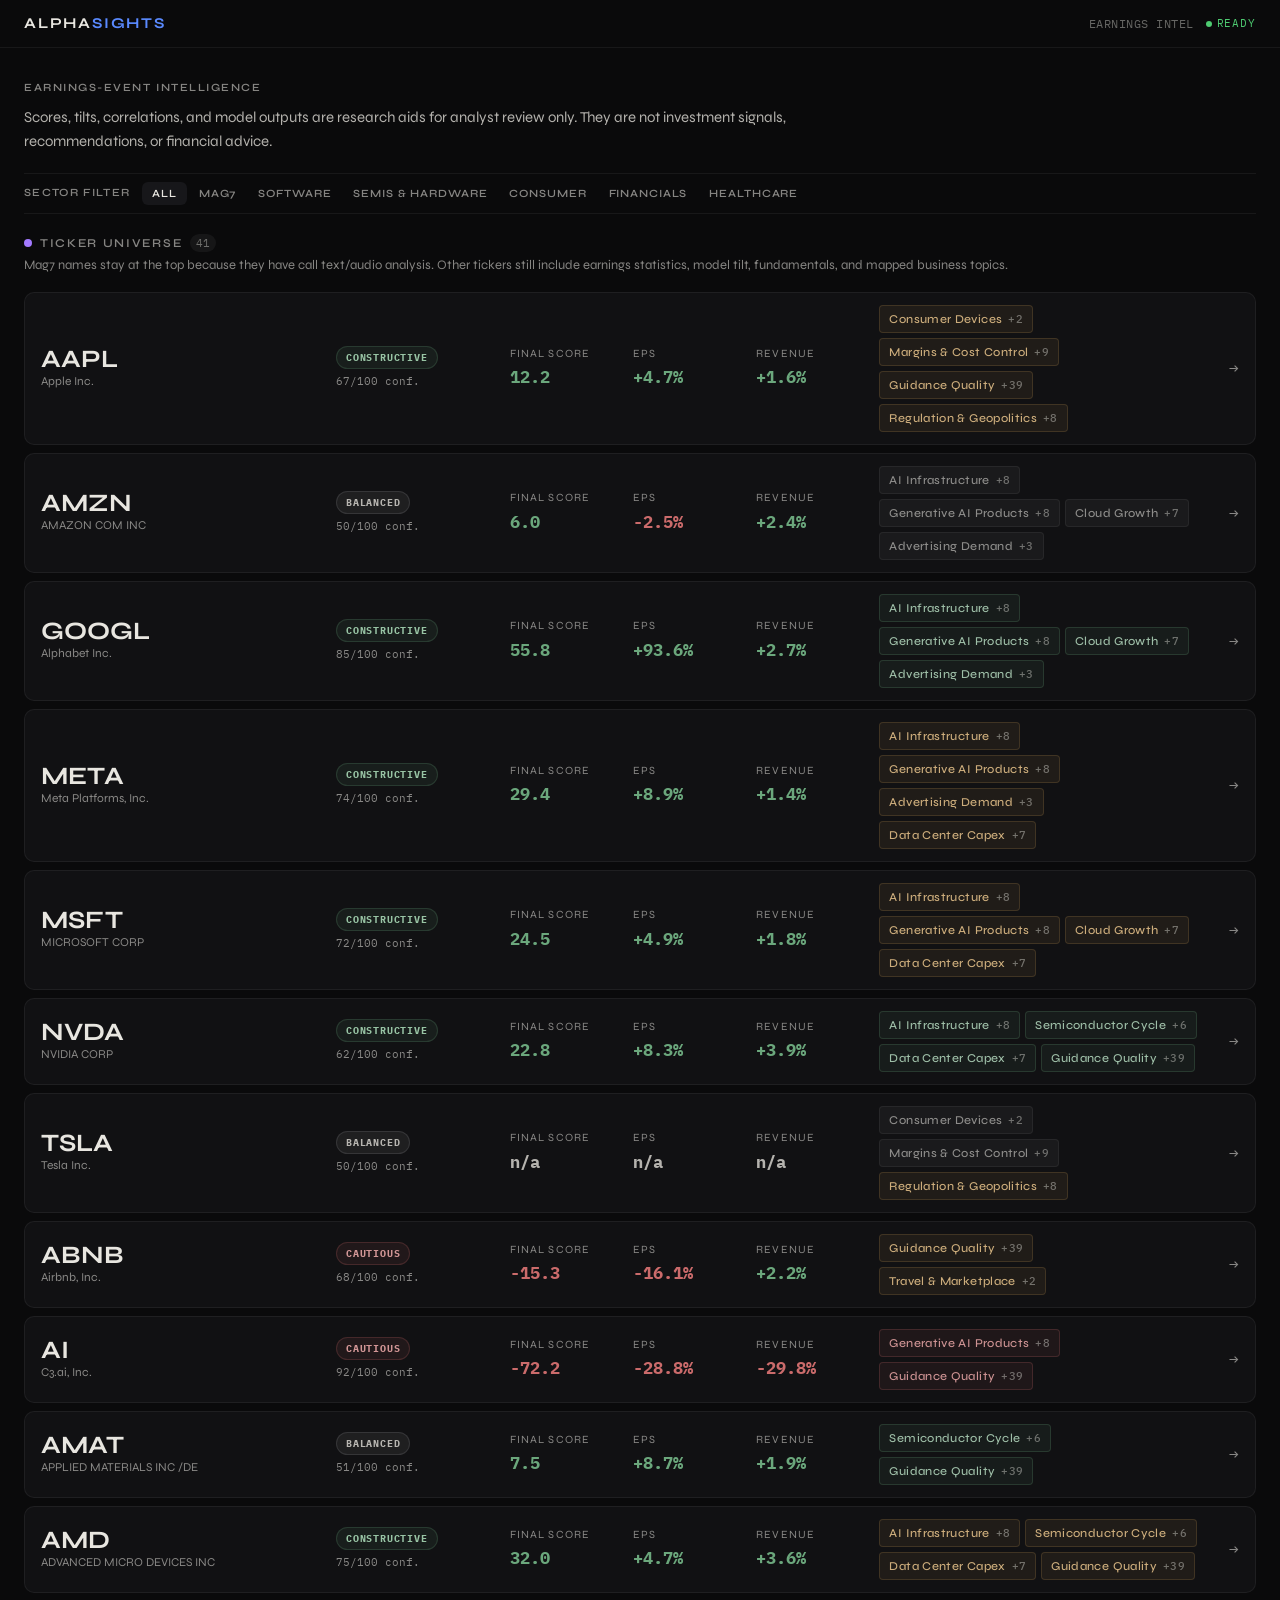
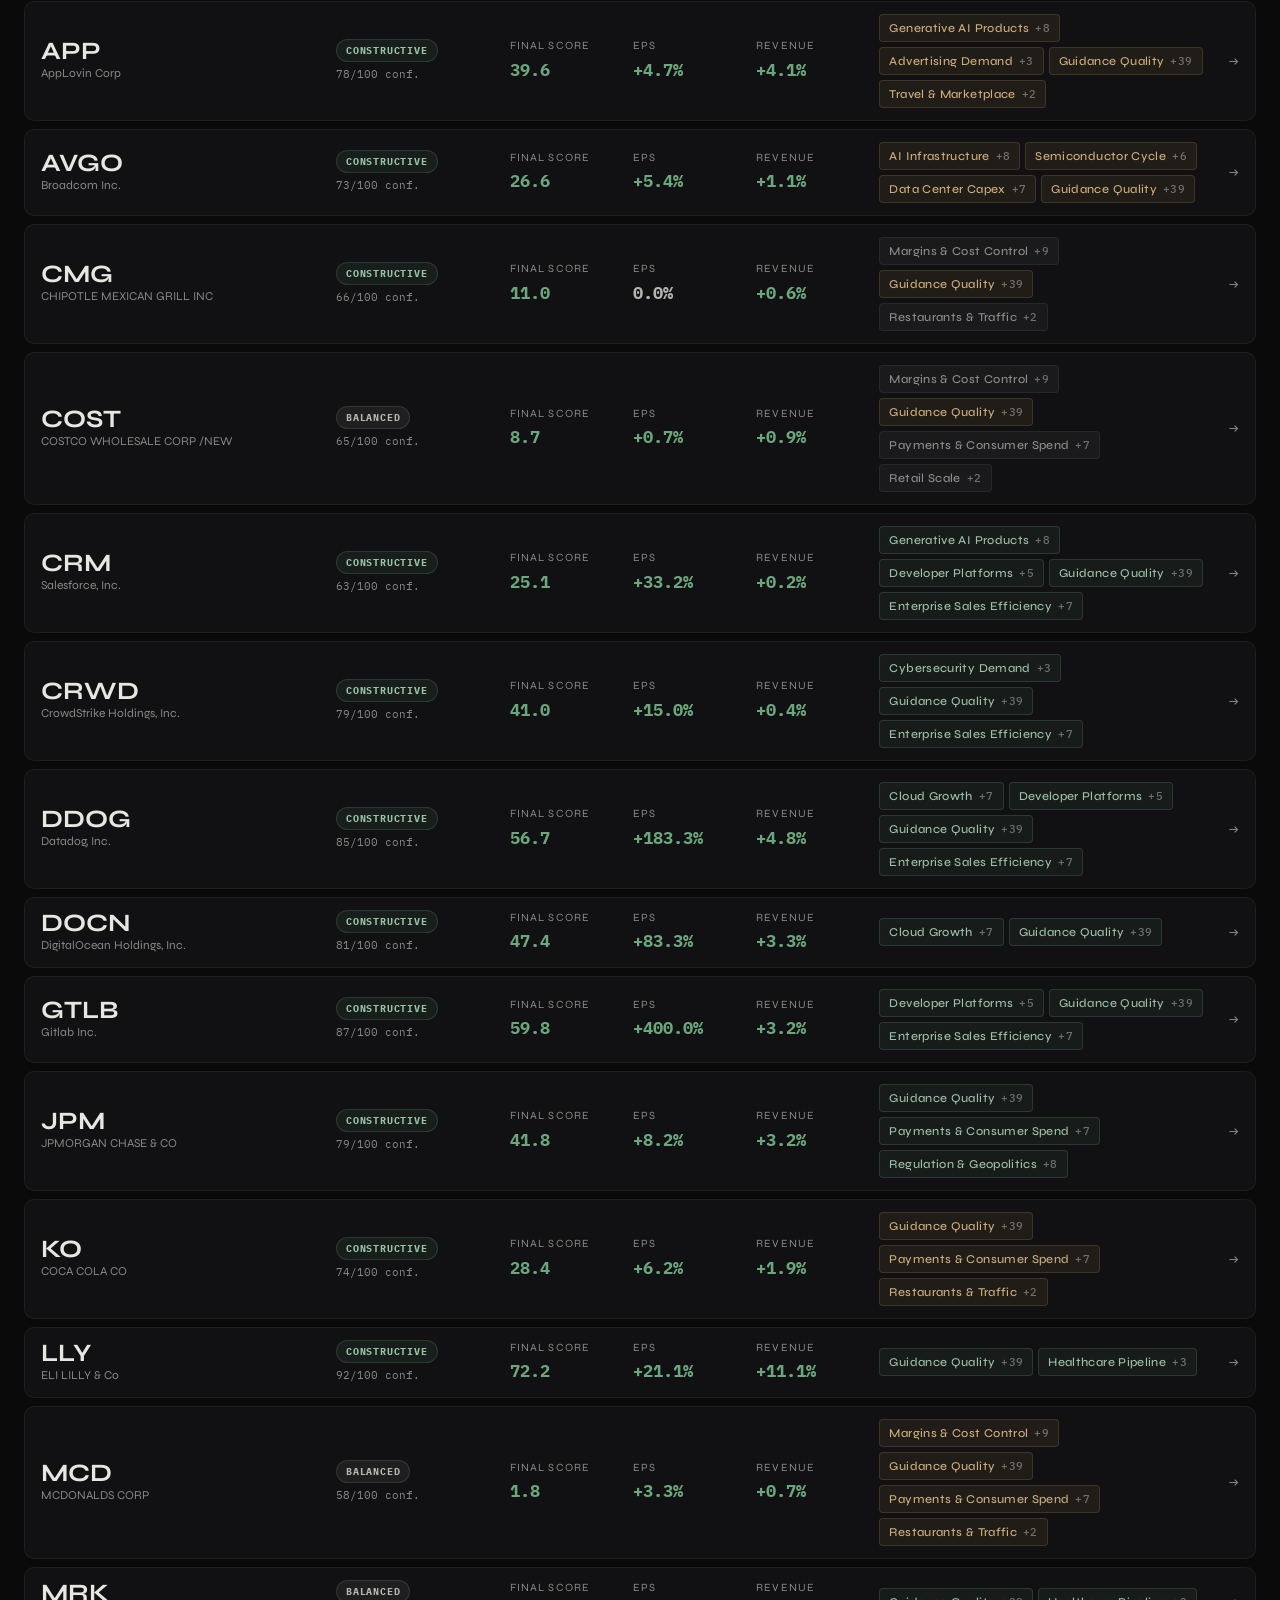
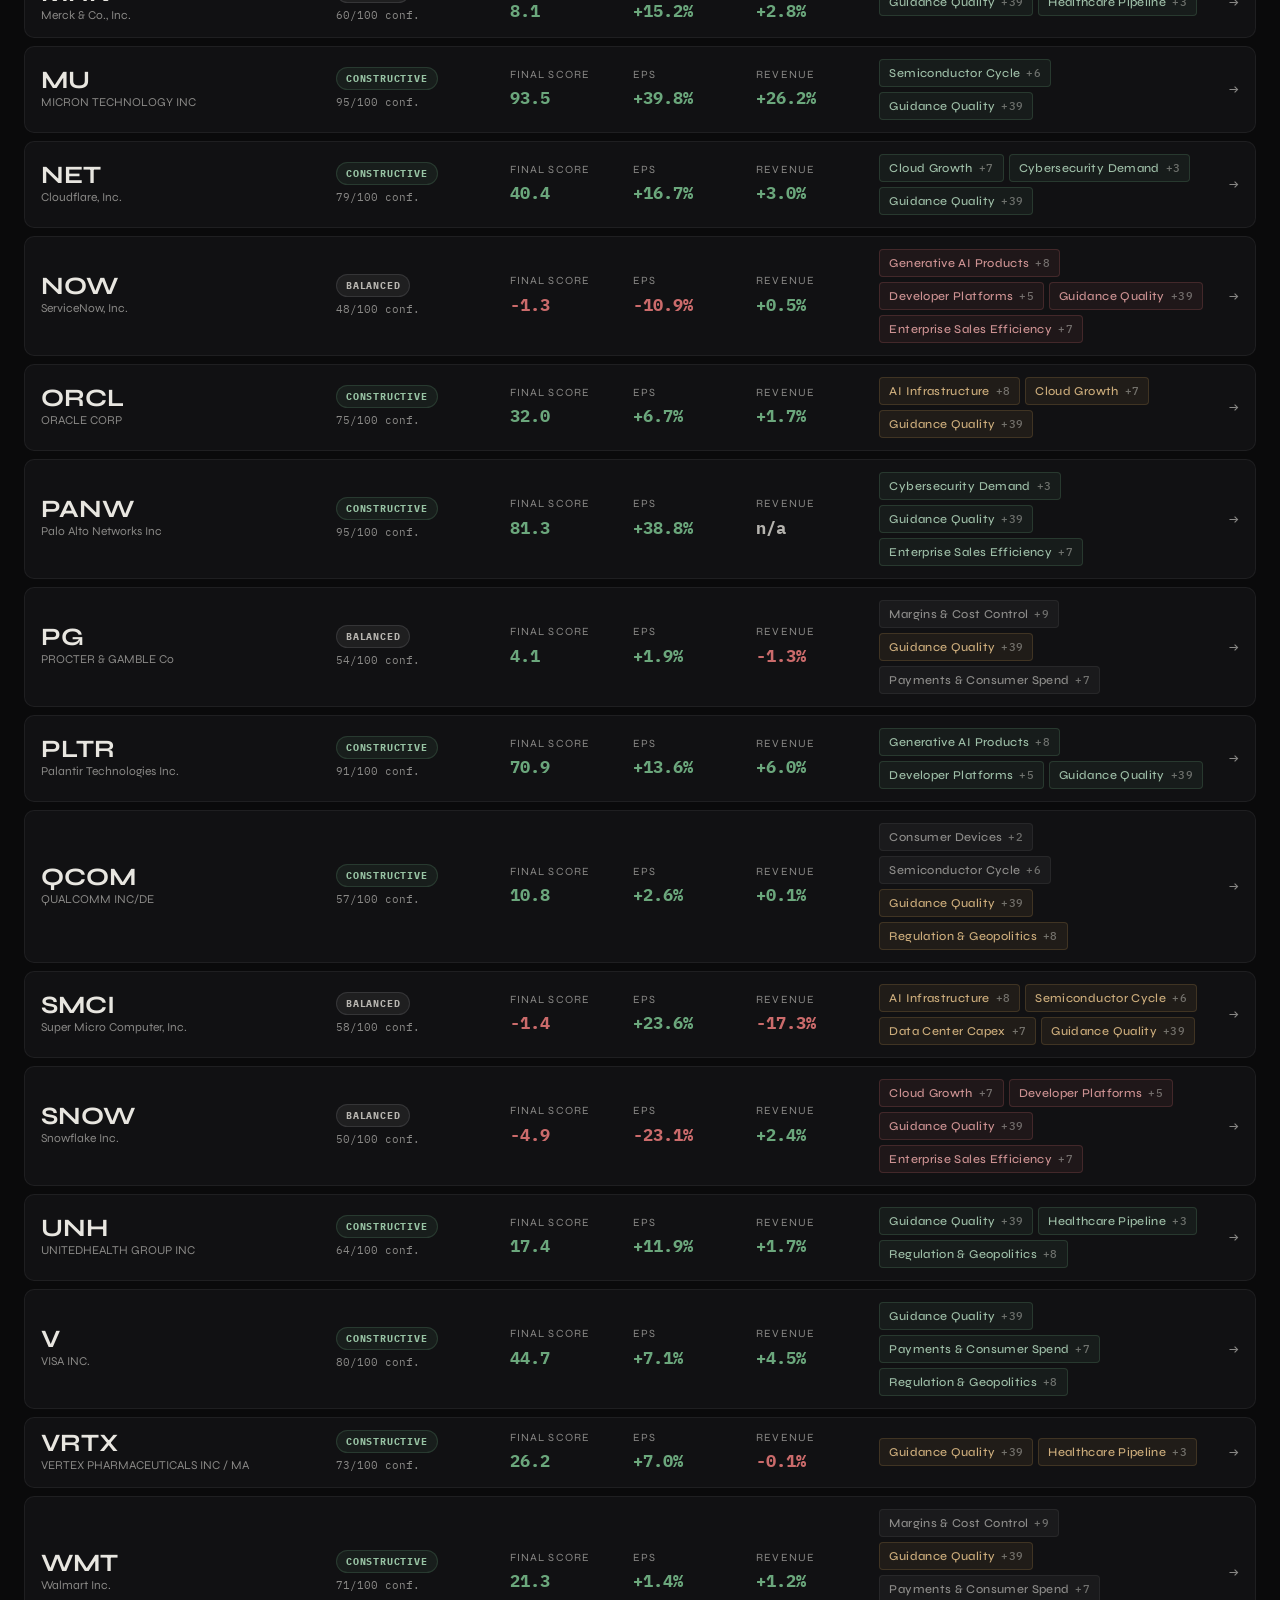
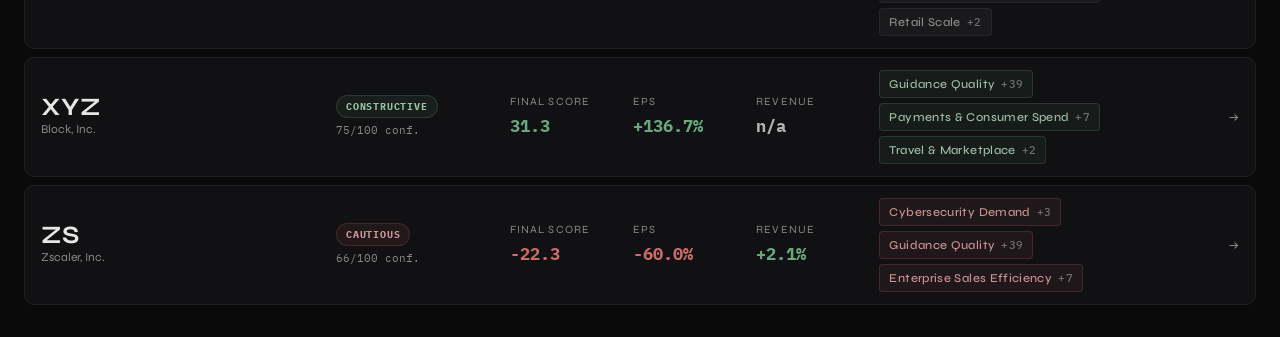
<file: index.html>
<!doctype html>
<html lang="en">
<head>
  <meta charset="utf-8">
  <meta name="viewport" content="width=device-width, initial-scale=1">
  <title>AlphaSights Earnings Intelligence</title>
  <link rel="stylesheet" href="tokens.css">
  <link rel="stylesheet" href="base.css">
  <link rel="stylesheet" href="layout.css">
  <link rel="stylesheet" href="components.css">
  <link rel="stylesheet" href="css/dashboard.css">
</head>
<body>
  <div class="page">
    <header class="topbar">
      <div class="topbar-left">
        <a class="logo" href="index.html">Alpha<span>Sights</span></a>
      </div>
      <div class="topbar-right">
        <div class="date-label">EARNINGS INTEL</div>
        <div class="live-badge"><span class="live-dot"></span> READY</div>
      </div>
    </header>

    <main class="home-content">
      <section class="home-summary" aria-label="Dashboard summary">
        <div>
          <div class="section-label">Earnings-event intelligence</div>
        </div>
        <p class="model-disclaimer">Scores, tilts, correlations, and model outputs are research aids for analyst review only. They are not investment signals, recommendations, or financial advice.</p>
      </section>

      <section class="filter-strip" aria-label="Sector filter">
        <div class="filter-label">Sector filter</div>
        <nav class="sector-tabs compact-filter" id="sectorTabs"></nav>
      </section>

      <section id="tickerList"></section>
    </main>
  </div>

  <script src="js/data.js"></script>
  <script src="js/home.js"></script>
</body>
</html>
</file>
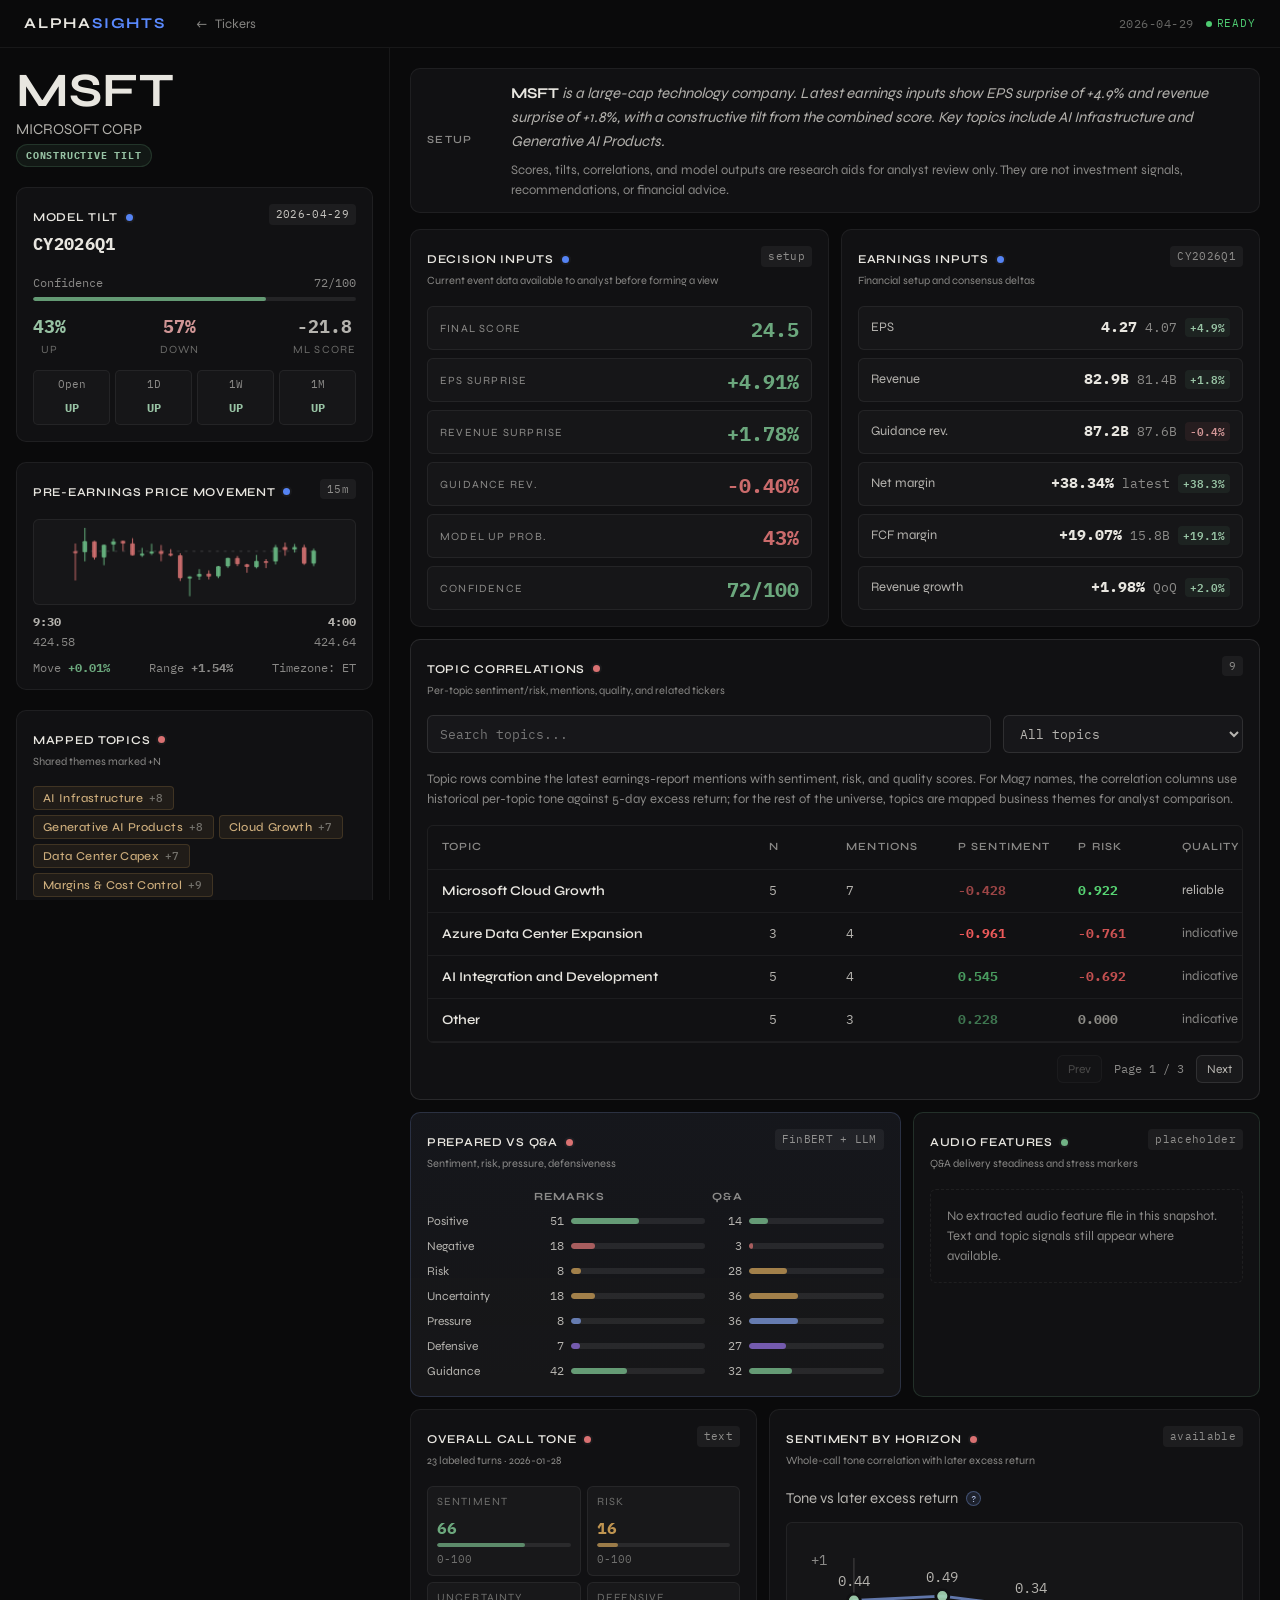
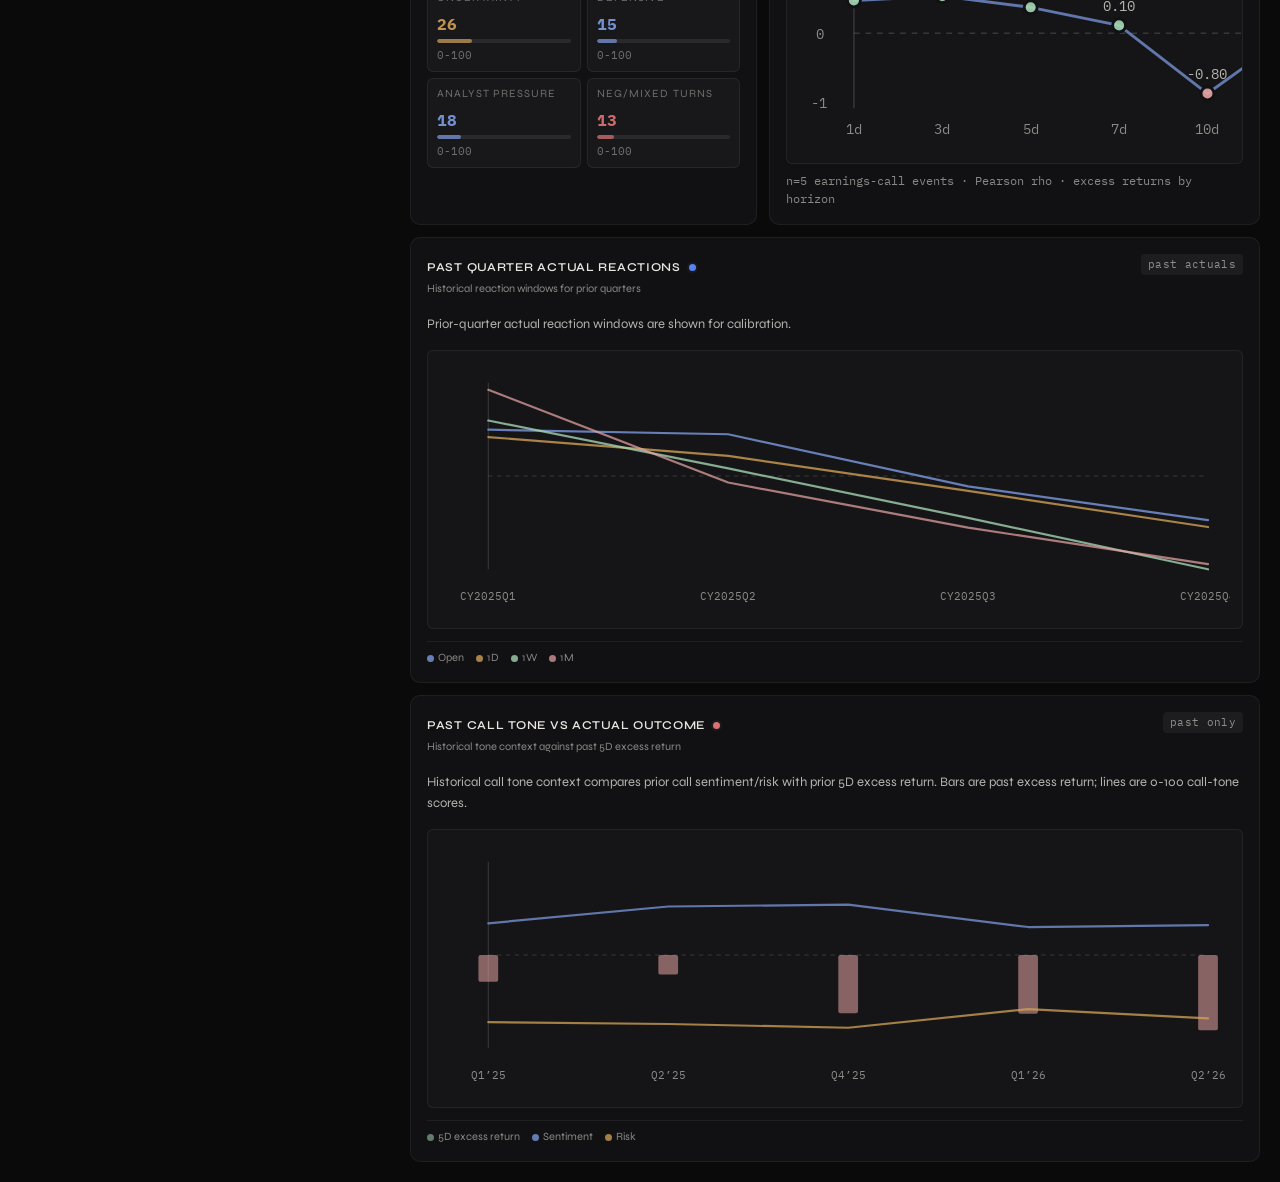
<file: ticker.html>
<!doctype html>
<html lang="en">
<head>
  <meta charset="utf-8">
  <meta name="viewport" content="width=device-width, initial-scale=1">
  <title>AlphaSights Earnings Intelligence</title>
  <link rel="stylesheet" href="tokens.css">
  <link rel="stylesheet" href="base.css">
  <link rel="stylesheet" href="layout.css">
  <link rel="stylesheet" href="components.css">
  <link rel="stylesheet" href="css/dashboard.css">
</head>
<body>
  <div class="page">
    <header class="topbar">
      <div class="topbar-left">
        <a class="logo" href="index.html">Alpha<span>Sights</span></a>
        <button class="back-btn" id="backBtn" type="button" aria-label="Back to ticker list">
          <span aria-hidden="true">←</span>
          <span>Tickers</span>
        </button>
      </div>
      <div class="topbar-right">
        <div class="date-label" id="dateLabel">EARNINGS INTEL</div>
        <div class="live-badge"><span class="live-dot"></span> READY</div>
      </div>
    </header>
    <main class="detail-main">
      <aside class="sidebar" id="sidebar"></aside>
      <section class="content-area" id="contentArea"></section>
    </main>
  </div>
  <script src="js/data.js"></script>
  <script src="js/pre-earnings-candles.js"></script>
  <script src="js/ticker.js"></script>
</body>
</html>
</file>
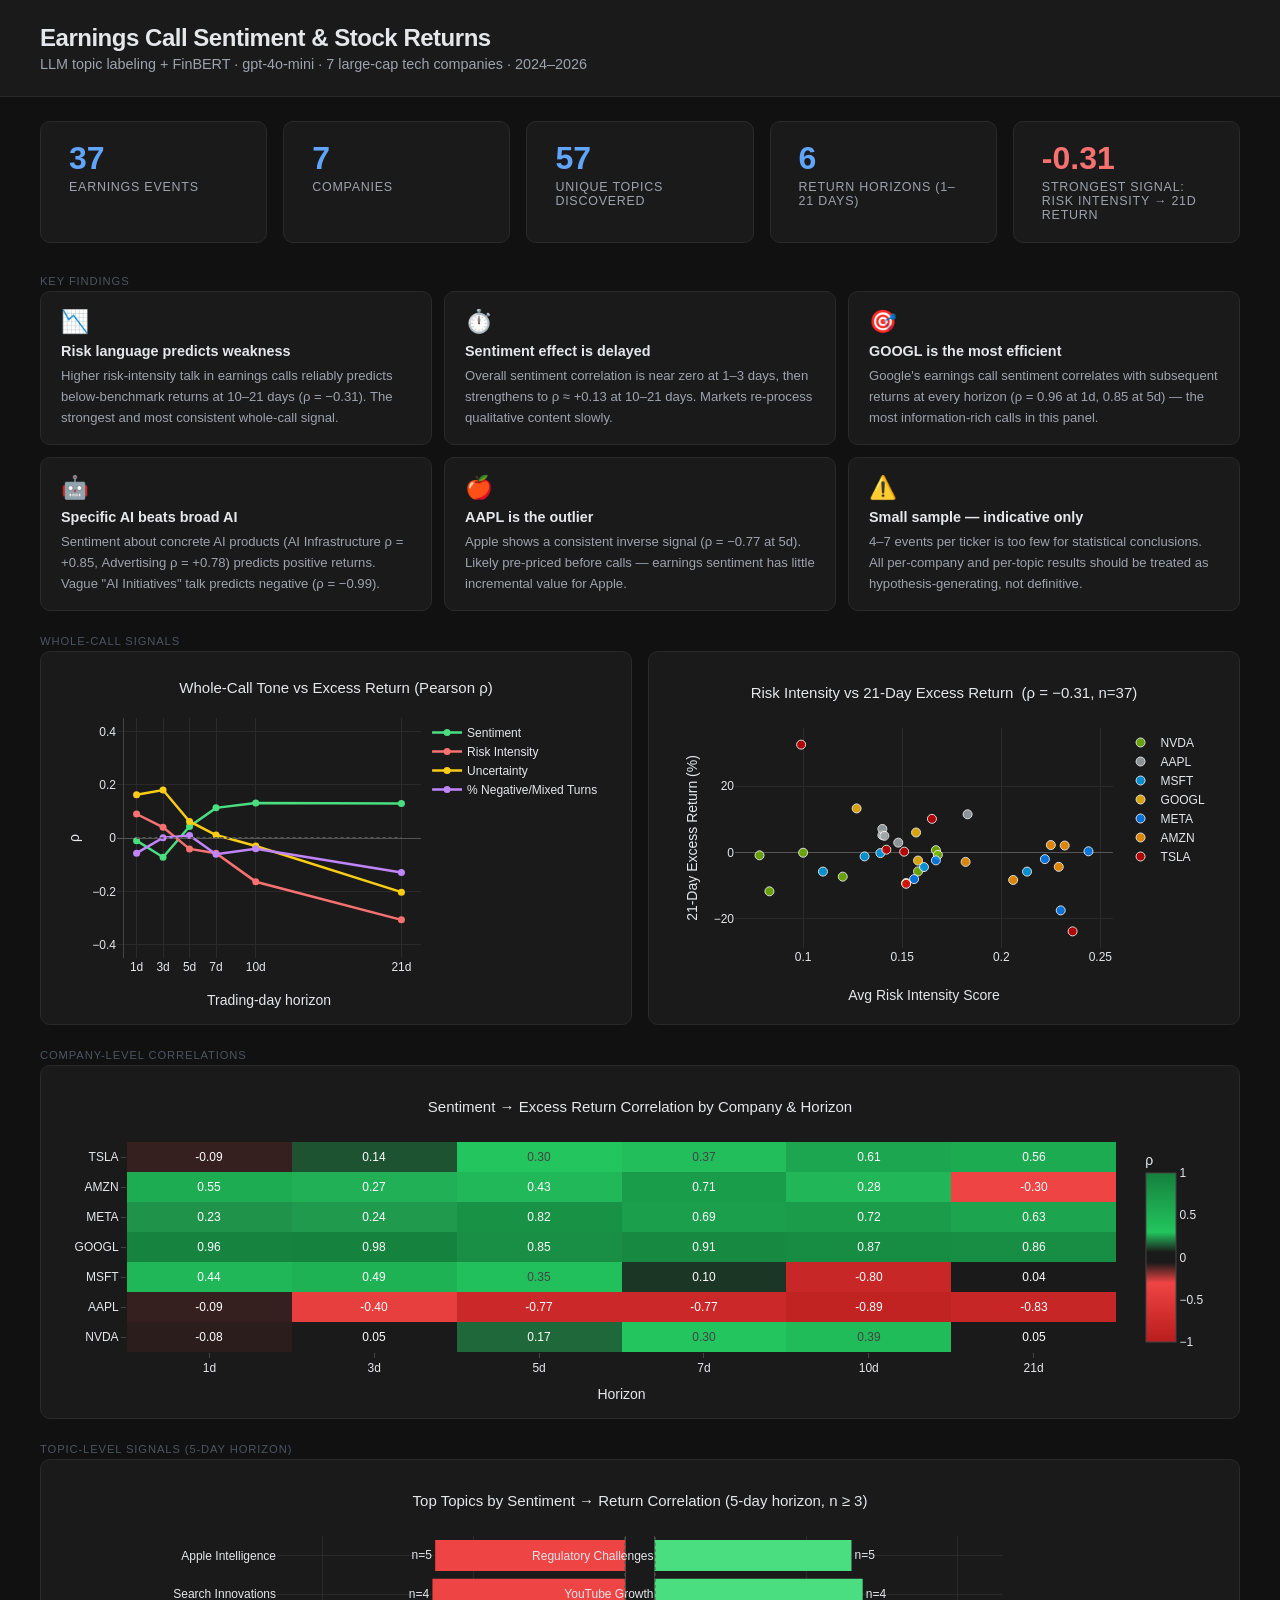
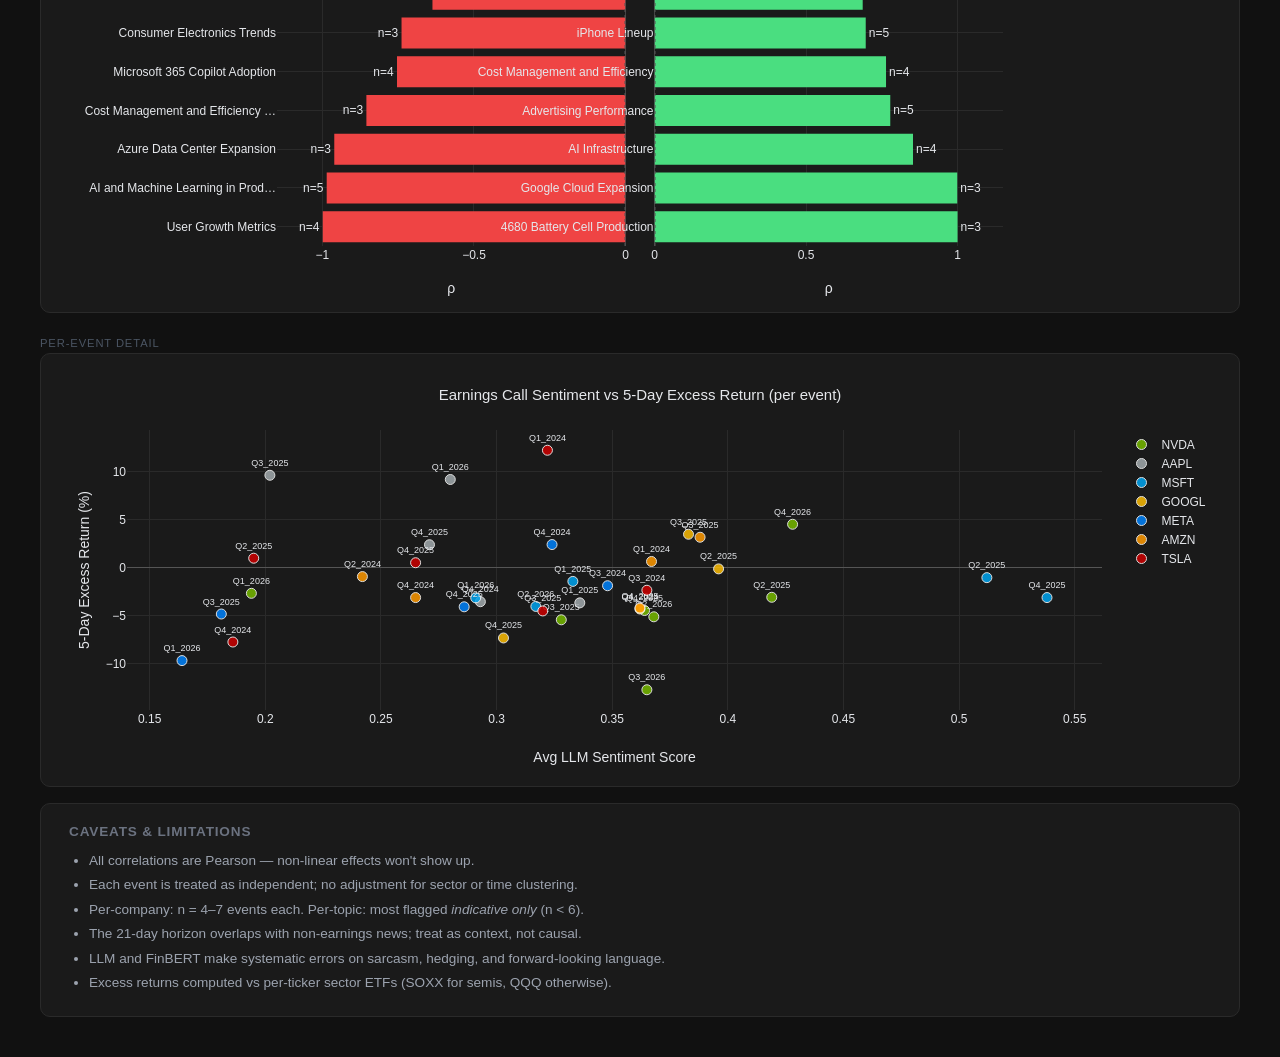
<file: outputs/dashboard.html>
<!DOCTYPE html>
<html lang="en">
<head>
<meta charset="UTF-8"/>
<meta name="viewport" content="width=device-width, initial-scale=1.0"/>
<title>Earnings Call Sentiment Dashboard</title>
<script src="https://cdn.plot.ly/plotly-2.27.0.min.js"></script>
<style>
  * { box-sizing: border-box; margin: 0; padding: 0; }
  body { background: #111; color: #e5e7eb; font-family: -apple-system, BlinkMacSystemFont, "Segoe UI", sans-serif; }
  header { background: #1a1a1a; border-bottom: 1px solid #2a2a2a; padding: 24px 40px; }
  header h1 { font-size: 1.5rem; font-weight: 700; letter-spacing: -0.02em; }
  header p { color: #9ca3af; font-size: 0.9rem; margin-top: 4px; }
  .stats { display: flex; gap: 16px; padding: 24px 40px; }
  .stat-card { background: #1a1a1a; border: 1px solid #2a2a2a; border-radius: 10px;
                padding: 20px 28px; flex: 1; }
  .stat-card .value { font-size: 2rem; font-weight: 700; line-height: 1; }
  .stat-card .label { font-size: 0.78rem; color: #9ca3af; margin-top: 6px; text-transform: uppercase;
                       letter-spacing: 0.06em; }
  .stat-card .green { color: #4ade80; }
  .stat-card .red { color: #f87171; }
  .stat-card .yellow { color: #facc15; }
  .stat-card .blue { color: #60a5fa; }
  .grid-2 { display: grid; grid-template-columns: 1fr 1fr; gap: 16px; padding: 0 40px 16px; }
  .grid-1 { padding: 0 40px 16px; }
  .chart-card { background: #1a1a1a; border: 1px solid #2a2a2a; border-radius: 10px;
                 padding: 16px; }
  .chart-card h2 { font-size: 0.8rem; text-transform: uppercase; letter-spacing: 0.06em;
                    color: #6b7280; margin-bottom: 8px; }
  .caveat { margin: 0 40px 40px; background: #1a1a1a; border: 1px solid #2a2a2a;
             border-radius: 10px; padding: 20px 28px; }
  .caveat h3 { font-size: 0.85rem; text-transform: uppercase; letter-spacing: 0.06em;
                color: #6b7280; margin-bottom: 10px; }
  .caveat ul { color: #9ca3af; font-size: 0.85rem; line-height: 1.8; padding-left: 20px; }
  .section-label { padding: 8px 40px 4px; font-size: 0.7rem; text-transform: uppercase;
                    letter-spacing: 0.08em; color: #4b5563; }
  .findings { display: grid; grid-template-columns: 1fr 1fr 1fr; gap: 12px;
               padding: 0 40px 16px; }
  .finding { background: #1a1a1a; border: 1px solid #2a2a2a; border-radius: 10px;
              padding: 16px 20px; }
  .finding .emoji { font-size: 1.4rem; margin-bottom: 8px; }
  .finding h4 { font-size: 0.9rem; font-weight: 600; margin-bottom: 6px; }
  .finding p { font-size: 0.82rem; color: #9ca3af; line-height: 1.6; }
</style>
</head>
<body>

<header>
  <h1>Earnings Call Sentiment &amp; Stock Returns</h1>
  <p>LLM topic labeling + FinBERT · gpt-4o-mini · 7 large-cap tech companies · 2024–2026</p>
</header>

<!-- Stat cards -->
<div class="stats">
  <div class="stat-card">
    <div class="value blue">37</div>
    <div class="label">Earnings events</div>
  </div>
  <div class="stat-card">
    <div class="value blue">7</div>
    <div class="label">Companies</div>
  </div>
  <div class="stat-card">
    <div class="value blue">57</div>
    <div class="label">Unique topics discovered</div>
  </div>
  <div class="stat-card">
    <div class="value blue">6</div>
    <div class="label">Return horizons (1–21 days)</div>
  </div>
  <div class="stat-card">
    <div class="value red">-0.31</div>
    <div class="label">Strongest signal: risk intensity → 21d return</div>
  </div>
</div>

<!-- Key findings -->
<div class="section-label">Key findings</div>
<div class="findings">
  <div class="finding">
    <div class="emoji">📉</div>
    <h4>Risk language predicts weakness</h4>
    <p>Higher risk-intensity talk in earnings calls reliably predicts below-benchmark returns at 10–21 days (ρ = −0.31). The strongest and most consistent whole-call signal.</p>
  </div>
  <div class="finding">
    <div class="emoji">⏱️</div>
    <h4>Sentiment effect is delayed</h4>
    <p>Overall sentiment correlation is near zero at 1–3 days, then strengthens to ρ ≈ +0.13 at 10–21 days. Markets re-process qualitative content slowly.</p>
  </div>
  <div class="finding">
    <div class="emoji">🎯</div>
    <h4>GOOGL is the most efficient</h4>
    <p>Google's earnings call sentiment correlates with subsequent returns at every horizon (ρ = 0.96 at 1d, 0.85 at 5d) — the most information-rich calls in this panel.</p>
  </div>
  <div class="finding">
    <div class="emoji">🤖</div>
    <h4>Specific AI beats broad AI</h4>
    <p>Sentiment about concrete AI products (AI Infrastructure ρ = +0.85, Advertising ρ = +0.78) predicts positive returns. Vague "AI Initiatives" talk predicts negative (ρ = −0.99).</p>
  </div>
  <div class="finding">
    <div class="emoji">🍎</div>
    <h4>AAPL is the outlier</h4>
    <p>Apple shows a consistent inverse signal (ρ = −0.77 at 5d). Likely pre-priced before calls — earnings sentiment has little incremental value for Apple.</p>
  </div>
  <div class="finding">
    <div class="emoji">⚠️</div>
    <h4>Small sample — indicative only</h4>
    <p>4–7 events per ticker is too few for statistical conclusions. All per-company and per-topic results should be treated as hypothesis-generating, not definitive.</p>
  </div>
</div>

<!-- Chart row 1 -->
<div class="section-label">Whole-call signals</div>
<div class="grid-2">
  <div class="chart-card">
    <div id="chart-signals" style="height:340px;"></div>
  </div>
  <div class="chart-card">
    <div id="chart-risk" style="height:340px;"></div>
  </div>
</div>

<!-- Chart row 2 -->
<div class="section-label">Company-level correlations</div>
<div class="grid-1">
  <div class="chart-card">
    <div id="chart-heatmap" style="height:320px;"></div>
  </div>
</div>

<!-- Chart row 3 -->
<div class="section-label">Topic-level signals (5-day horizon)</div>
<div class="grid-1">
  <div class="chart-card">
    <div id="chart-topics" style="height:420px;"></div>
  </div>
</div>

<!-- Chart row 4 -->
<div class="section-label">Per-event detail</div>
<div class="grid-1">
  <div class="chart-card">
    <div id="chart-scatter" style="height:400px;"></div>
  </div>
</div>

<!-- Caveats -->
<div class="caveat">
  <h3>Caveats &amp; limitations</h3>
  <ul>
    <li>All correlations are Pearson — non-linear effects won't show up.</li>
    <li>Each event is treated as independent; no adjustment for sector or time clustering.</li>
    <li>Per-company: n = 4–7 events each. Per-topic: most flagged <em>indicative only</em> (n &lt; 6).</li>
    <li>The 21-day horizon overlaps with non-earnings news; treat as context, not causal.</li>
    <li>LLM and FinBERT make systematic errors on sarcasm, hedging, and forward-looking language.</li>
    <li>Excess returns computed vs per-ticker sector ETFs (SOXX for semis, QQQ otherwise).</li>
  </ul>
</div>

<script>
const cfg = {responsive: true, displayModeBar: false};

Plotly.newPlot('chart-signals', {"data": [{"type": "scatter", "mode": "lines+markers", "name": "Sentiment", "x": [1, 3, 5, 7, 10, 21], "y": [-0.01, -0.072, 0.043, 0.113, 0.131, 0.129], "line": {"color": "#4ade80", "width": 2.5}, "marker": {"size": 7}}, {"type": "scatter", "mode": "lines+markers", "name": "Risk Intensity", "x": [1, 3, 5, 7, 10, 21], "y": [0.09, 0.04, -0.041, -0.057, -0.164, -0.307], "line": {"color": "#f87171", "width": 2.5}, "marker": {"size": 7}}, {"type": "scatter", "mode": "lines+markers", "name": "Uncertainty", "x": [1, 3, 5, 7, 10, 21], "y": [0.162, 0.18, 0.062, 0.011, -0.03, -0.203], "line": {"color": "#facc15", "width": 2.5}, "marker": {"size": 7}}, {"type": "scatter", "mode": "lines+markers", "name": "% Negative/Mixed Turns", "x": [1, 3, 5, 7, 10, 21], "y": [-0.057, 0.001, 0.009, -0.061, -0.04, -0.129], "line": {"color": "#c084fc", "width": 2.5}, "marker": {"size": 7}}], "layout": {"title": {"text": "Whole-Call Tone vs Excess Return (Pearson \u03c1)", "font": {"size": 15}}, "xaxis": {"title": "Trading-day horizon", "tickvals": [1, 3, 5, 7, 10, 21], "ticktext": ["1d", "3d", "5d", "7d", "10d", "21d"], "gridcolor": "#2a2a2a"}, "yaxis": {"title": "\u03c1", "zeroline": true, "zerolinecolor": "#555", "gridcolor": "#2a2a2a", "range": [-0.45, 0.45]}, "legend": {"bgcolor": "rgba(0,0,0,0)"}, "plot_bgcolor": "#1a1a1a", "paper_bgcolor": "#1a1a1a", "font": {"color": "#e5e7eb"}, "margin": {"t": 50, "b": 50, "l": 60, "r": 20}, "shapes": [{"type": "line", "x0": 1, "x1": 21, "y0": 0, "y1": 0, "line": {"color": "#555", "dash": "dot"}}]}}.data, {"data": [{"type": "scatter", "mode": "lines+markers", "name": "Sentiment", "x": [1, 3, 5, 7, 10, 21], "y": [-0.01, -0.072, 0.043, 0.113, 0.131, 0.129], "line": {"color": "#4ade80", "width": 2.5}, "marker": {"size": 7}}, {"type": "scatter", "mode": "lines+markers", "name": "Risk Intensity", "x": [1, 3, 5, 7, 10, 21], "y": [0.09, 0.04, -0.041, -0.057, -0.164, -0.307], "line": {"color": "#f87171", "width": 2.5}, "marker": {"size": 7}}, {"type": "scatter", "mode": "lines+markers", "name": "Uncertainty", "x": [1, 3, 5, 7, 10, 21], "y": [0.162, 0.18, 0.062, 0.011, -0.03, -0.203], "line": {"color": "#facc15", "width": 2.5}, "marker": {"size": 7}}, {"type": "scatter", "mode": "lines+markers", "name": "% Negative/Mixed Turns", "x": [1, 3, 5, 7, 10, 21], "y": [-0.057, 0.001, 0.009, -0.061, -0.04, -0.129], "line": {"color": "#c084fc", "width": 2.5}, "marker": {"size": 7}}], "layout": {"title": {"text": "Whole-Call Tone vs Excess Return (Pearson \u03c1)", "font": {"size": 15}}, "xaxis": {"title": "Trading-day horizon", "tickvals": [1, 3, 5, 7, 10, 21], "ticktext": ["1d", "3d", "5d", "7d", "10d", "21d"], "gridcolor": "#2a2a2a"}, "yaxis": {"title": "\u03c1", "zeroline": true, "zerolinecolor": "#555", "gridcolor": "#2a2a2a", "range": [-0.45, 0.45]}, "legend": {"bgcolor": "rgba(0,0,0,0)"}, "plot_bgcolor": "#1a1a1a", "paper_bgcolor": "#1a1a1a", "font": {"color": "#e5e7eb"}, "margin": {"t": 50, "b": 50, "l": 60, "r": 20}, "shapes": [{"type": "line", "x0": 1, "x1": 21, "y0": 0, "y1": 0, "line": {"color": "#555", "dash": "dot"}}]}}.layout, cfg);
Plotly.newPlot('chart-risk',    {"data": [{"type": "scatter", "mode": "markers", "name": "NVDA", "x": [0.167, 0.12, 0.168, 0.078, 0.158, 0.083, 0.1], "y": [0.66, -7.35, -0.76, -0.9, -5.77, -11.8, -0.11], "marker": {"color": "#76b900", "size": 9, "opacity": 0.85, "line": {"width": 1, "color": "#fff"}}}, {"type": "scatter", "mode": "markers", "name": "AAPL", "x": [0.148, 0.14, 0.183, 0.14, 0.141], "y": [2.94, 5.2, 11.52, 7.08, 5.0], "marker": {"color": "#a2aaad", "size": 9, "opacity": 0.85, "line": {"width": 1, "color": "#fff"}}}, {"type": "scatter", "mode": "markers", "name": "MSFT", "x": [0.139, 0.131, 0.11, 0.213, 0.161], "y": [-0.22, -1.23, -5.82, -5.83, -4.46], "marker": {"color": "#00a4ef", "size": 9, "opacity": 0.85, "line": {"width": 1, "color": "#fff"}}}, {"type": "scatter", "mode": "markers", "name": "GOOGL", "x": [0.158, 0.157, 0.127, 0.152], "y": [-2.48, 6.01, 13.29, -9.25], "marker": {"color": "#fbbc04", "size": 9, "opacity": 0.85, "line": {"width": 1, "color": "#fff"}}}, {"type": "scatter", "mode": "markers", "name": "META", "x": [0.222, 0.244, 0.167, 0.156, 0.23], "y": [-2.05, 0.32, -2.42, -8.09, -17.57], "marker": {"color": "#0082fb", "size": 9, "opacity": 0.85, "line": {"width": 1, "color": "#fff"}}}, {"type": "scatter", "mode": "markers", "name": "AMZN", "x": [0.206, 0.232, 0.229, 0.182, 0.225], "y": [-8.36, 2.06, -4.39, -2.89, 2.21], "marker": {"color": "#ff9900", "size": 9, "opacity": 0.85, "line": {"width": 1, "color": "#fff"}}}, {"type": "scatter", "mode": "markers", "name": "TSLA", "x": [0.142, 0.099, 0.236, 0.165, 0.152, 0.151], "y": [0.8, 32.61, -23.92, 10.14, -9.53, 0.21], "marker": {"color": "#cc0000", "size": 9, "opacity": 0.85, "line": {"width": 1, "color": "#fff"}}}], "layout": {"title": {"text": "Risk Intensity vs 21-Day Excess Return  (\u03c1 = \u22120.31, n=37)", "font": {"size": 15}}, "xaxis": {"title": "Avg Risk Intensity Score", "gridcolor": "#2a2a2a"}, "yaxis": {"title": "21-Day Excess Return (%)", "gridcolor": "#2a2a2a", "zeroline": true, "zerolinecolor": "#555"}, "plot_bgcolor": "#1a1a1a", "paper_bgcolor": "#1a1a1a", "font": {"color": "#e5e7eb"}, "legend": {"bgcolor": "rgba(0,0,0,0)"}, "margin": {"t": 60, "b": 60, "l": 70, "r": 20}}}.data,    {"data": [{"type": "scatter", "mode": "markers", "name": "NVDA", "x": [0.167, 0.12, 0.168, 0.078, 0.158, 0.083, 0.1], "y": [0.66, -7.35, -0.76, -0.9, -5.77, -11.8, -0.11], "marker": {"color": "#76b900", "size": 9, "opacity": 0.85, "line": {"width": 1, "color": "#fff"}}}, {"type": "scatter", "mode": "markers", "name": "AAPL", "x": [0.148, 0.14, 0.183, 0.14, 0.141], "y": [2.94, 5.2, 11.52, 7.08, 5.0], "marker": {"color": "#a2aaad", "size": 9, "opacity": 0.85, "line": {"width": 1, "color": "#fff"}}}, {"type": "scatter", "mode": "markers", "name": "MSFT", "x": [0.139, 0.131, 0.11, 0.213, 0.161], "y": [-0.22, -1.23, -5.82, -5.83, -4.46], "marker": {"color": "#00a4ef", "size": 9, "opacity": 0.85, "line": {"width": 1, "color": "#fff"}}}, {"type": "scatter", "mode": "markers", "name": "GOOGL", "x": [0.158, 0.157, 0.127, 0.152], "y": [-2.48, 6.01, 13.29, -9.25], "marker": {"color": "#fbbc04", "size": 9, "opacity": 0.85, "line": {"width": 1, "color": "#fff"}}}, {"type": "scatter", "mode": "markers", "name": "META", "x": [0.222, 0.244, 0.167, 0.156, 0.23], "y": [-2.05, 0.32, -2.42, -8.09, -17.57], "marker": {"color": "#0082fb", "size": 9, "opacity": 0.85, "line": {"width": 1, "color": "#fff"}}}, {"type": "scatter", "mode": "markers", "name": "AMZN", "x": [0.206, 0.232, 0.229, 0.182, 0.225], "y": [-8.36, 2.06, -4.39, -2.89, 2.21], "marker": {"color": "#ff9900", "size": 9, "opacity": 0.85, "line": {"width": 1, "color": "#fff"}}}, {"type": "scatter", "mode": "markers", "name": "TSLA", "x": [0.142, 0.099, 0.236, 0.165, 0.152, 0.151], "y": [0.8, 32.61, -23.92, 10.14, -9.53, 0.21], "marker": {"color": "#cc0000", "size": 9, "opacity": 0.85, "line": {"width": 1, "color": "#fff"}}}], "layout": {"title": {"text": "Risk Intensity vs 21-Day Excess Return  (\u03c1 = \u22120.31, n=37)", "font": {"size": 15}}, "xaxis": {"title": "Avg Risk Intensity Score", "gridcolor": "#2a2a2a"}, "yaxis": {"title": "21-Day Excess Return (%)", "gridcolor": "#2a2a2a", "zeroline": true, "zerolinecolor": "#555"}, "plot_bgcolor": "#1a1a1a", "paper_bgcolor": "#1a1a1a", "font": {"color": "#e5e7eb"}, "legend": {"bgcolor": "rgba(0,0,0,0)"}, "margin": {"t": 60, "b": 60, "l": 70, "r": 20}}}.layout,    cfg);
Plotly.newPlot('chart-heatmap', {"data": [{"type": "heatmap", "z": [[-0.08, 0.05, 0.17, 0.3, 0.39, 0.05], [-0.09, -0.4, -0.77, -0.77, -0.89, -0.83], [0.44, 0.49, 0.35, 0.1, -0.8, 0.04], [0.96, 0.98, 0.85, 0.91, 0.87, 0.86], [0.23, 0.24, 0.82, 0.69, 0.72, 0.63], [0.55, 0.27, 0.43, 0.71, 0.28, -0.3], [-0.09, 0.14, 0.3, 0.37, 0.61, 0.56]], "x": ["1d", "3d", "5d", "7d", "10d", "21d"], "y": ["NVDA", "AAPL", "MSFT", "GOOGL", "META", "AMZN", "TSLA"], "text": [["-0.08", "0.05", "0.17", "0.30", "0.39", "0.05"], ["-0.09", "-0.40", "-0.77", "-0.77", "-0.89", "-0.83"], ["0.44", "0.49", "0.35", "0.10", "-0.80", "0.04"], ["0.96", "0.98", "0.85", "0.91", "0.87", "0.86"], ["0.23", "0.24", "0.82", "0.69", "0.72", "0.63"], ["0.55", "0.27", "0.43", "0.71", "0.28", "-0.30"], ["-0.09", "0.14", "0.30", "0.37", "0.61", "0.56"]], "texttemplate": "%{text}", "colorscale": [[0.0, "#b91c1c"], [0.35, "#ef4444"], [0.47, "#1a1a1a"], [0.53, "#1a1a1a"], [0.65, "#22c55e"], [1.0, "#15803d"]], "zmid": 0, "zmin": -1, "zmax": 1, "showscale": true, "colorbar": {"title": "\u03c1", "tickfont": {"color": "#e5e7eb"}, "titlefont": {"color": "#e5e7eb"}}}], "layout": {"title": {"text": "Sentiment \u2192 Excess Return Correlation by Company & Horizon", "font": {"size": 15}}, "xaxis": {"title": "Horizon", "gridcolor": "#2a2a2a"}, "yaxis": {"title": "", "gridcolor": "#2a2a2a"}, "plot_bgcolor": "#1a1a1a", "paper_bgcolor": "#1a1a1a", "font": {"color": "#e5e7eb"}, "margin": {"t": 60, "b": 50, "l": 70, "r": 20}}}.data, {"data": [{"type": "heatmap", "z": [[-0.08, 0.05, 0.17, 0.3, 0.39, 0.05], [-0.09, -0.4, -0.77, -0.77, -0.89, -0.83], [0.44, 0.49, 0.35, 0.1, -0.8, 0.04], [0.96, 0.98, 0.85, 0.91, 0.87, 0.86], [0.23, 0.24, 0.82, 0.69, 0.72, 0.63], [0.55, 0.27, 0.43, 0.71, 0.28, -0.3], [-0.09, 0.14, 0.3, 0.37, 0.61, 0.56]], "x": ["1d", "3d", "5d", "7d", "10d", "21d"], "y": ["NVDA", "AAPL", "MSFT", "GOOGL", "META", "AMZN", "TSLA"], "text": [["-0.08", "0.05", "0.17", "0.30", "0.39", "0.05"], ["-0.09", "-0.40", "-0.77", "-0.77", "-0.89", "-0.83"], ["0.44", "0.49", "0.35", "0.10", "-0.80", "0.04"], ["0.96", "0.98", "0.85", "0.91", "0.87", "0.86"], ["0.23", "0.24", "0.82", "0.69", "0.72", "0.63"], ["0.55", "0.27", "0.43", "0.71", "0.28", "-0.30"], ["-0.09", "0.14", "0.30", "0.37", "0.61", "0.56"]], "texttemplate": "%{text}", "colorscale": [[0.0, "#b91c1c"], [0.35, "#ef4444"], [0.47, "#1a1a1a"], [0.53, "#1a1a1a"], [0.65, "#22c55e"], [1.0, "#15803d"]], "zmid": 0, "zmin": -1, "zmax": 1, "showscale": true, "colorbar": {"title": "\u03c1", "tickfont": {"color": "#e5e7eb"}, "titlefont": {"color": "#e5e7eb"}}}], "layout": {"title": {"text": "Sentiment \u2192 Excess Return Correlation by Company & Horizon", "font": {"size": 15}}, "xaxis": {"title": "Horizon", "gridcolor": "#2a2a2a"}, "yaxis": {"title": "", "gridcolor": "#2a2a2a"}, "plot_bgcolor": "#1a1a1a", "paper_bgcolor": "#1a1a1a", "font": {"color": "#e5e7eb"}, "margin": {"t": 60, "b": 50, "l": 70, "r": 20}}}.layout, cfg);
Plotly.newPlot('chart-topics',  {"data": [{"type": "bar", "orientation": "h", "name": "Negative signal", "x": [-0.999, -0.986, -0.961, -0.855, -0.754, -0.739, -0.637, -0.628], "y": ["User Growth Metrics", "AI and Machine Learning in Prod\u2026", "Azure Data Center Expansion", "Cost Management and Efficiency \u2026", "Microsoft 365 Copilot Adoption", "Consumer Electronics Trends", "Search Innovations", "Apple Intelligence"], "marker": {"color": "#ef4444"}, "text": ["n=4", "n=5", "n=3", "n=3", "n=4", "n=3", "n=4", "n=5"], "textposition": "outside"}, {"type": "bar", "orientation": "h", "name": "Positive signal", "x": [1.0, 0.999, 0.853, 0.778, 0.764, 0.697, 0.687, 0.65], "y": ["4680 Battery Cell Production", "Google Cloud Expansion", "AI Infrastructure", "Advertising Performance", "Cost Management and Efficiency", "iPhone Lineup", "YouTube Growth", "Regulatory Challenges"], "marker": {"color": "#4ade80"}, "text": ["n=3", "n=3", "n=4", "n=5", "n=4", "n=5", "n=4", "n=5"], "textposition": "outside", "xaxis": "x2", "yaxis": "y2"}], "layout": {"title": {"text": "Top Topics by Sentiment \u2192 Return Correlation (5-day horizon, n \u2265 3)", "font": {"size": 15}}, "grid": {"rows": 1, "columns": 2, "pattern": "independent"}, "xaxis": {"title": "\u03c1", "domain": [0, 0.48], "gridcolor": "#2a2a2a", "range": [-1.15, 0]}, "yaxis": {"domain": [0, 1], "gridcolor": "#2a2a2a"}, "xaxis2": {"title": "\u03c1", "domain": [0.52, 1], "gridcolor": "#2a2a2a", "range": [0, 1.15]}, "yaxis2": {"domain": [0, 1], "gridcolor": "#2a2a2a"}, "plot_bgcolor": "#1a1a1a", "paper_bgcolor": "#1a1a1a", "font": {"color": "#e5e7eb"}, "margin": {"t": 60, "b": 50, "l": 220, "r": 220}, "showlegend": false, "shapes": [{"type": "line", "x0": 0, "x1": 0, "y0": 0, "y1": 1, "xref": "x", "yref": "paper", "line": {"color": "#555", "dash": "dot"}}, {"type": "line", "x0": 0, "x1": 0, "y0": 0, "y1": 1, "xref": "x2", "yref": "paper", "line": {"color": "#555", "dash": "dot"}}]}}.data,  {"data": [{"type": "bar", "orientation": "h", "name": "Negative signal", "x": [-0.999, -0.986, -0.961, -0.855, -0.754, -0.739, -0.637, -0.628], "y": ["User Growth Metrics", "AI and Machine Learning in Prod\u2026", "Azure Data Center Expansion", "Cost Management and Efficiency \u2026", "Microsoft 365 Copilot Adoption", "Consumer Electronics Trends", "Search Innovations", "Apple Intelligence"], "marker": {"color": "#ef4444"}, "text": ["n=4", "n=5", "n=3", "n=3", "n=4", "n=3", "n=4", "n=5"], "textposition": "outside"}, {"type": "bar", "orientation": "h", "name": "Positive signal", "x": [1.0, 0.999, 0.853, 0.778, 0.764, 0.697, 0.687, 0.65], "y": ["4680 Battery Cell Production", "Google Cloud Expansion", "AI Infrastructure", "Advertising Performance", "Cost Management and Efficiency", "iPhone Lineup", "YouTube Growth", "Regulatory Challenges"], "marker": {"color": "#4ade80"}, "text": ["n=3", "n=3", "n=4", "n=5", "n=4", "n=5", "n=4", "n=5"], "textposition": "outside", "xaxis": "x2", "yaxis": "y2"}], "layout": {"title": {"text": "Top Topics by Sentiment \u2192 Return Correlation (5-day horizon, n \u2265 3)", "font": {"size": 15}}, "grid": {"rows": 1, "columns": 2, "pattern": "independent"}, "xaxis": {"title": "\u03c1", "domain": [0, 0.48], "gridcolor": "#2a2a2a", "range": [-1.15, 0]}, "yaxis": {"domain": [0, 1], "gridcolor": "#2a2a2a"}, "xaxis2": {"title": "\u03c1", "domain": [0.52, 1], "gridcolor": "#2a2a2a", "range": [0, 1.15]}, "yaxis2": {"domain": [0, 1], "gridcolor": "#2a2a2a"}, "plot_bgcolor": "#1a1a1a", "paper_bgcolor": "#1a1a1a", "font": {"color": "#e5e7eb"}, "margin": {"t": 60, "b": 50, "l": 220, "r": 220}, "showlegend": false, "shapes": [{"type": "line", "x0": 0, "x1": 0, "y0": 0, "y1": 1, "xref": "x", "yref": "paper", "line": {"color": "#555", "dash": "dot"}}, {"type": "line", "x0": 0, "x1": 0, "y0": 0, "y1": 1, "xref": "x2", "yref": "paper", "line": {"color": "#555", "dash": "dot"}}]}}.layout,  cfg);
Plotly.newPlot('chart-scatter', {"data": [{"type": "scatter", "mode": "markers+text", "name": "NVDA", "x": [0.194, 0.419, 0.368, 0.328, 0.365, 0.364, 0.428], "y": [-2.68, -3.09, -5.12, -5.43, -12.7, -4.46, 4.5], "text": ["Q1_2026", "Q2_2025", "Q2_2026", "Q3_2025", "Q3_2026", "Q4_2025", "Q4_2026"], "textposition": "top center", "textfont": {"size": 9}, "marker": {"color": "#76b900", "size": 10, "opacity": 0.85, "line": {"width": 1, "color": "#fff"}}}, {"type": "scatter", "mode": "markers+text", "name": "AAPL", "x": [0.336, 0.28, 0.202, 0.293, 0.271], "y": [-3.67, 9.15, 9.59, -3.55, 2.37], "text": ["Q1_2025", "Q1_2026", "Q3_2025", "Q4_2024", "Q4_2025"], "textposition": "top center", "textfont": {"size": 9}, "marker": {"color": "#a2aaad", "size": 10, "opacity": 0.85, "line": {"width": 1, "color": "#fff"}}}, {"type": "scatter", "mode": "markers+text", "name": "MSFT", "x": [0.333, 0.291, 0.512, 0.317, 0.538], "y": [-1.44, -3.15, -1.05, -4.04, -3.12], "text": ["Q1_2025", "Q1_2026", "Q2_2025", "Q2_2026", "Q4_2025"], "textposition": "top center", "textfont": {"size": 9}, "marker": {"color": "#00a4ef", "size": 10, "opacity": 0.85, "line": {"width": 1, "color": "#fff"}}}, {"type": "scatter", "mode": "markers+text", "name": "GOOGL", "x": [0.396, 0.383, 0.362, 0.303], "y": [-0.14, 3.46, -4.31, -7.32], "text": ["Q2_2025", "Q3_2025", "Q4_2024", "Q4_2025"], "textposition": "top center", "textfont": {"size": 9}, "marker": {"color": "#fbbc04", "size": 10, "opacity": 0.85, "line": {"width": 1, "color": "#fff"}}}, {"type": "scatter", "mode": "markers+text", "name": "META", "x": [0.164, 0.348, 0.181, 0.324, 0.286], "y": [-9.67, -1.89, -4.83, 2.39, -4.08], "text": ["Q1_2026", "Q3_2024", "Q3_2025", "Q4_2024", "Q4_2025"], "textposition": "top center", "textfont": {"size": 9}, "marker": {"color": "#0082fb", "size": 10, "opacity": 0.85, "line": {"width": 1, "color": "#fff"}}}, {"type": "scatter", "mode": "markers+text", "name": "AMZN", "x": [0.367, 0.242, 0.388, 0.265, 0.362], "y": [0.63, -0.94, 3.15, -3.12, -4.21], "text": ["Q1_2024", "Q2_2024", "Q3_2025", "Q4_2024", "Q4_2025"], "textposition": "top center", "textfont": {"size": 9}, "marker": {"color": "#ff9900", "size": 10, "opacity": 0.85, "line": {"width": 1, "color": "#fff"}}}, {"type": "scatter", "mode": "markers+text", "name": "TSLA", "x": [0.322, 0.195, 0.365, 0.32, 0.186, 0.265], "y": [12.19, 0.97, -2.36, -4.51, -7.74, 0.5], "text": ["Q1_2024", "Q2_2025", "Q3_2024", "Q3_2025", "Q4_2024", "Q4_2025"], "textposition": "top center", "textfont": {"size": 9}, "marker": {"color": "#cc0000", "size": 10, "opacity": 0.85, "line": {"width": 1, "color": "#fff"}}}], "layout": {"title": {"text": "Earnings Call Sentiment vs 5-Day Excess Return (per event)", "font": {"size": 15}}, "xaxis": {"title": "Avg LLM Sentiment Score", "gridcolor": "#2a2a2a", "zeroline": true, "zerolinecolor": "#555"}, "yaxis": {"title": "5-Day Excess Return (%)", "gridcolor": "#2a2a2a", "zeroline": true, "zerolinecolor": "#555"}, "plot_bgcolor": "#1a1a1a", "paper_bgcolor": "#1a1a1a", "font": {"color": "#e5e7eb"}, "legend": {"bgcolor": "rgba(0,0,0,0)"}, "margin": {"t": 60, "b": 60, "l": 70, "r": 20}}}.data, {"data": [{"type": "scatter", "mode": "markers+text", "name": "NVDA", "x": [0.194, 0.419, 0.368, 0.328, 0.365, 0.364, 0.428], "y": [-2.68, -3.09, -5.12, -5.43, -12.7, -4.46, 4.5], "text": ["Q1_2026", "Q2_2025", "Q2_2026", "Q3_2025", "Q3_2026", "Q4_2025", "Q4_2026"], "textposition": "top center", "textfont": {"size": 9}, "marker": {"color": "#76b900", "size": 10, "opacity": 0.85, "line": {"width": 1, "color": "#fff"}}}, {"type": "scatter", "mode": "markers+text", "name": "AAPL", "x": [0.336, 0.28, 0.202, 0.293, 0.271], "y": [-3.67, 9.15, 9.59, -3.55, 2.37], "text": ["Q1_2025", "Q1_2026", "Q3_2025", "Q4_2024", "Q4_2025"], "textposition": "top center", "textfont": {"size": 9}, "marker": {"color": "#a2aaad", "size": 10, "opacity": 0.85, "line": {"width": 1, "color": "#fff"}}}, {"type": "scatter", "mode": "markers+text", "name": "MSFT", "x": [0.333, 0.291, 0.512, 0.317, 0.538], "y": [-1.44, -3.15, -1.05, -4.04, -3.12], "text": ["Q1_2025", "Q1_2026", "Q2_2025", "Q2_2026", "Q4_2025"], "textposition": "top center", "textfont": {"size": 9}, "marker": {"color": "#00a4ef", "size": 10, "opacity": 0.85, "line": {"width": 1, "color": "#fff"}}}, {"type": "scatter", "mode": "markers+text", "name": "GOOGL", "x": [0.396, 0.383, 0.362, 0.303], "y": [-0.14, 3.46, -4.31, -7.32], "text": ["Q2_2025", "Q3_2025", "Q4_2024", "Q4_2025"], "textposition": "top center", "textfont": {"size": 9}, "marker": {"color": "#fbbc04", "size": 10, "opacity": 0.85, "line": {"width": 1, "color": "#fff"}}}, {"type": "scatter", "mode": "markers+text", "name": "META", "x": [0.164, 0.348, 0.181, 0.324, 0.286], "y": [-9.67, -1.89, -4.83, 2.39, -4.08], "text": ["Q1_2026", "Q3_2024", "Q3_2025", "Q4_2024", "Q4_2025"], "textposition": "top center", "textfont": {"size": 9}, "marker": {"color": "#0082fb", "size": 10, "opacity": 0.85, "line": {"width": 1, "color": "#fff"}}}, {"type": "scatter", "mode": "markers+text", "name": "AMZN", "x": [0.367, 0.242, 0.388, 0.265, 0.362], "y": [0.63, -0.94, 3.15, -3.12, -4.21], "text": ["Q1_2024", "Q2_2024", "Q3_2025", "Q4_2024", "Q4_2025"], "textposition": "top center", "textfont": {"size": 9}, "marker": {"color": "#ff9900", "size": 10, "opacity": 0.85, "line": {"width": 1, "color": "#fff"}}}, {"type": "scatter", "mode": "markers+text", "name": "TSLA", "x": [0.322, 0.195, 0.365, 0.32, 0.186, 0.265], "y": [12.19, 0.97, -2.36, -4.51, -7.74, 0.5], "text": ["Q1_2024", "Q2_2025", "Q3_2024", "Q3_2025", "Q4_2024", "Q4_2025"], "textposition": "top center", "textfont": {"size": 9}, "marker": {"color": "#cc0000", "size": 10, "opacity": 0.85, "line": {"width": 1, "color": "#fff"}}}], "layout": {"title": {"text": "Earnings Call Sentiment vs 5-Day Excess Return (per event)", "font": {"size": 15}}, "xaxis": {"title": "Avg LLM Sentiment Score", "gridcolor": "#2a2a2a", "zeroline": true, "zerolinecolor": "#555"}, "yaxis": {"title": "5-Day Excess Return (%)", "gridcolor": "#2a2a2a", "zeroline": true, "zerolinecolor": "#555"}, "plot_bgcolor": "#1a1a1a", "paper_bgcolor": "#1a1a1a", "font": {"color": "#e5e7eb"}, "legend": {"bgcolor": "rgba(0,0,0,0)"}, "margin": {"t": 60, "b": 60, "l": 70, "r": 20}}}.layout, cfg);
</script>

</body>
</html>
</file>
<file: tokens.css>
/* ============================================
   ALPHASIGHTS — Design Tokens
   tokens.css
   ============================================ */

@import url('https://fonts.googleapis.com/css2?family=IBM+Plex+Mono:wght@400;500&family=Syne:wght@400;500;600;700&display=swap');

:root {
  /* ─── Typography ─────────────────────────── */
  --font-display: 'Syne', sans-serif;
  --font-mono:    'IBM Plex Mono', monospace;
  --font-body:    'Syne', sans-serif;

  --text-2xs:  9px;
  --text-xs:   10px;
  --text-sm:   11px;
  --text-base: 13px;
  --text-md:   15px;
  --text-lg:   18px;
  --text-xl:   24px;
  --text-2xl:  32px;
  --text-3xl:  48px;

  /* ─── Backgrounds ────────────────────────── */
  --color-bg-base:     #0a0a0b;
  --color-bg-surface:  #111113;
  --color-bg-elevated: #17171a;
  --color-bg-overlay:  #1e1e22;

  /* ─── Borders ────────────────────────────── */
  --color-border-subtle:  rgba(255,255,255,0.06);
  --color-border-default: rgba(255,255,255,0.10);
  --color-border-strong:  rgba(255,255,255,0.18);

  /* ─── Text ───────────────────────────────── */
  --color-text-primary:   #e8e6e0;
  --color-text-secondary: rgba(232,230,224,0.60);
  --color-text-muted:     rgba(232,230,224,0.35);
  --color-text-disabled:  rgba(232,230,224,0.20);

  /* ─── Semantic — Bullish ─────────────────── */
  --color-bull:        #4ecb71;
  --color-bull-bg:     rgba(78,203,113,0.12);
  --color-bull-border: rgba(78,203,113,0.25);

  /* ─── Semantic — Bearish ─────────────────── */
  --color-bear:        #ff5757;
  --color-bear-bg:     rgba(255,87,87,0.12);
  --color-bear-border: rgba(255,87,87,0.25);

  /* ─── Semantic — Warning ─────────────────── */
  --color-warn:        #f0a030;
  --color-warn-bg:     rgba(240,160,48,0.12);
  --color-warn-border: rgba(240,160,48,0.25);

  /* ─── Semantic — Info ────────────────────── */
  --color-info:        #5a8aff;
  --color-info-bg:     rgba(90,138,255,0.12);
  --color-info-border: rgba(90,138,255,0.25);

  /* ─── Semantic — Accent ──────────────────── */
  --color-accent:        #a37aff;
  --color-accent-bg:     rgba(163,122,255,0.12);
  --color-accent-border: rgba(163,122,255,0.25);

  /* ─── Sector Colors ──────────────────────── */
  --color-sector-ai-cloud:  #5a8aff;
  --color-sector-consumer:  #4ecb71;

  /* ─── Spacing ────────────────────────────── */
  --space-1:  4px;
  --space-2:  8px;
  --space-3:  12px;
  --space-4:  16px;
  --space-5:  20px;
  --space-6:  24px;
  --space-8:  32px;
  --space-10: 40px;
  --space-12: 48px;
  --space-16: 64px;

  /* ─── Border Radius ──────────────────────── */
  --radius-sm:   4px;
  --radius-md:   6px;
  --radius-lg:   10px;
  --radius-xl:   14px;
  --radius-full: 9999px;

  /* ─── Layout ─────────────────────────────── */
  --topbar-height:  48px;
  --sidebar-width:  280px;
  --content-max-w:  1440px;

  /* ─── Z-index ────────────────────────────── */
  --z-topbar:   200;
  --z-dropdown: 300;
  --z-modal:    400;

  /* ─── Transitions ────────────────────────── */
  --transition-fast:   100ms ease;
  --transition-base:   150ms ease;
  --transition-slow:   300ms ease;
}
</file>
<file: base.css>
/* ============================================
   ALPHASIGHTS — Base Styles
   base.css
   ============================================ */

*, *::before, *::after {
  box-sizing: border-box;
  margin: 0;
  padding: 0;
}

html {
  font-size: 16px;
  -webkit-font-smoothing: antialiased;
  -moz-osx-font-smoothing: grayscale;
  text-rendering: optimizeLegibility;
}

body {
  font-family: var(--font-body);
  background: var(--color-bg-base);
  color: var(--color-text-primary);
  min-height: 100vh;
  overflow-x: hidden;
  line-height: 1.5;
}

/* ─── Scrollbar ──────────────────────────── */
::-webkit-scrollbar { width: 4px; height: 4px; }
::-webkit-scrollbar-track { background: transparent; }
::-webkit-scrollbar-thumb {
  background: rgba(255,255,255,0.12);
  border-radius: 2px;
}
::-webkit-scrollbar-thumb:hover {
  background: rgba(255,255,255,0.22);
}

/* ─── Focus ──────────────────────────────── */
:focus-visible {
  outline: 2px solid var(--color-info);
  outline-offset: 2px;
}

/* ─── Links ──────────────────────────────── */
a {
  color: inherit;
  text-decoration: none;
}

/* ─── Buttons ────────────────────────────── */
button {
  cursor: pointer;
  border: none;
  background: none;
  font-family: var(--font-body);
  color: inherit;
}

/* ─── Typography helpers ─────────────────── */
.mono       { font-family: var(--font-mono); }
.display    { font-family: var(--font-display); }
.uppercase  { text-transform: uppercase; letter-spacing: 0.12em; }
.label      { font-size: var(--text-2xs); text-transform: uppercase; letter-spacing: 0.14em; font-weight: 600; color: var(--color-text-muted); }

/* ─── Color helpers ──────────────────────── */
.text-bull   { color: var(--color-bull); }
.text-bear   { color: var(--color-bear); }
.text-warn   { color: var(--color-warn); }
.text-info   { color: var(--color-info); }
.text-muted  { color: var(--color-text-muted); }
.text-sec    { color: var(--color-text-secondary); }

/* ─── Divider ────────────────────────────── */
.divider {
  height: 1px;
  background: var(--color-border-subtle);
  margin: var(--space-3) 0;
}

/* ─── Section label ──────────────────────── */
.section-label {
  font-size: var(--text-2xs);
  text-transform: uppercase;
  letter-spacing: 0.14em;
  font-weight: 600;
  color: var(--color-text-muted);
  margin-bottom: var(--space-2);
}

/* ─── Live badge ─────────────────────────── */
.live-badge {
  display: flex;
  align-items: center;
  gap: 5px;
  font-size: var(--text-2xs);
  font-family: var(--font-mono);
  color: var(--color-bull);
  letter-spacing: 0.08em;
}

.live-dot {
  width: 6px;
  height: 6px;
  border-radius: 50%;
  background: var(--color-bull);
  animation: livePulse 2s ease-in-out infinite;
}

@keyframes livePulse {
  0%, 100% { opacity: 1; }
  50%       { opacity: 0.25; }
}

/* ─── Animations ─────────────────────────── */
@keyframes fadeUp {
  from {
    opacity: 0;
    transform: translateY(8px);
  }
  to {
    opacity: 1;
    transform: translateY(0);
  }
}

@keyframes fillBar {
  to { width: var(--target-width); }
}

/* ─── Utility ────────────────────────────── */
.sr-only {
  position: absolute;
  width: 1px;
  height: 1px;
  overflow: hidden;
  clip: rect(0,0,0,0);
  white-space: nowrap;
}
</file>
<file: layout.css>
/* ============================================
   ALPHASIGHTS — Layout
   layout.css
   ============================================ */

/* ─── Page Wrapper ───────────────────────── */
.page {
  min-height: 100vh;
  display: flex;
  flex-direction: column;
}

/* ─── Home Content ───────────────────────── */
.home-content {
  flex: 1;
  padding: var(--space-8) var(--space-6);
  max-width: var(--content-max-w);
  width: 100%;
  margin: 0 auto;
}

/* ─── Detail Page Main Layout ────────────── */
.detail-main {
  display: grid;
  grid-template-columns: var(--sidebar-width) 1fr;
  flex: 1;
  min-height: calc(100vh - var(--topbar-height));
}

/* ─── Sidebar ────────────────────────────── */
.sidebar {
  border-right: 1px solid var(--color-border-subtle);
  padding: var(--space-5) var(--space-4);
  display: flex;
  flex-direction: column;
  gap: var(--space-5);
  position: sticky;
  top: var(--topbar-height);
  height: calc(100vh - var(--topbar-height));
  overflow-y: auto;
}

/* ─── Content Area ───────────────────────── */
.content-area {
  padding: var(--space-5);
  display: flex;
  flex-direction: column;
  gap: var(--space-4);
  overflow-y: auto;
}

/* ─── Grid Helpers ───────────────────────── */
.row-2 {
  display: grid;
  grid-template-columns: 1fr 1fr;
  gap: var(--space-3);
}

.row-3 {
  display: grid;
  grid-template-columns: 1fr 1fr 1fr;
  gap: var(--space-3);
}

.row-4 {
  display: grid;
  grid-template-columns: repeat(4, 1fr);
  gap: var(--space-3);
}

/* ─── Mini Stat Grid ─────────────────────── */
.mini-stat-grid {
  display: grid;
  grid-template-columns: 1fr 1fr;
  gap: var(--space-2);
}

.mini-stat {
  background: rgba(255,255,255,0.03);
  border: 1px solid var(--color-border-subtle);
  border-radius: var(--radius-md);
  padding: var(--space-2) var(--space-3);
}

.ms-label {
  font-size: var(--text-2xs);
  text-transform: uppercase;
  letter-spacing: 0.10em;
  color: var(--color-text-disabled);
  margin-bottom: 3px;
}

.ms-val {
  font-family: var(--font-mono);
  font-size: 16px;
  font-weight: 700;
  color: var(--color-text-primary);
}
.ms-val.pos  { color: var(--color-bull); }
.ms-val.neg  { color: var(--color-bear); }
.ms-val.warn { color: var(--color-warn); }

.ms-sub {
  font-family: var(--font-mono);
  font-size: var(--text-2xs);
  color: var(--color-text-disabled);
  margin-top: 1px;
}
</file>
<file: components.css>
/* ============================================
   ALPHASIGHTS — Components
   components.css
   ============================================ */

/* ─── Topbar ─────────────────────────────── */
.topbar {
  height: var(--topbar-height);
  background: var(--color-bg-base);
  border-bottom: 1px solid var(--color-border-subtle);
  position: sticky;
  top: 0;
  z-index: var(--z-topbar);
  display: flex;
  align-items: center;
  justify-content: space-between;
  padding: 0 var(--space-6);
}

.topbar-left  { display: flex; align-items: center; gap: var(--space-5); }
.topbar-right { display: flex; align-items: center; gap: var(--space-3); }

.logo {
  font-family: var(--font-display);
  font-size: 15px;
  font-weight: 700;
  letter-spacing: 0.12em;
  text-transform: uppercase;
  color: var(--color-text-primary);
}

.logo span { color: var(--color-info); }

.date-label {
  font-family: var(--font-mono);
  font-size: var(--text-xs);
  color: var(--color-text-disabled);
  letter-spacing: 0.04em;
}

/* ─── Back Button ────────────────────────── */
.back-btn {
  display: flex;
  align-items: center;
  gap: var(--space-2);
  font-size: var(--text-sm);
  color: var(--color-text-muted);
  padding: 5px 10px;
  border-radius: var(--radius-md);
  transition: color var(--transition-base), background var(--transition-base);
}
.back-btn:hover {
  color: var(--color-text-primary);
  background: var(--color-bg-elevated);
}
.back-btn svg { width: 14px; height: 14px; }

/* ─── Sector Filter Tabs ─────────────────── */
.sector-tabs {
  display: flex;
  gap: 2px;
}

.sector-tab {
  padding: 6px 14px;
  border-radius: var(--radius-md);
  font-family: var(--font-display);
  font-size: var(--text-xs);
  font-weight: 600;
  letter-spacing: 0.08em;
  text-transform: uppercase;
  color: var(--color-text-muted);
  transition: all var(--transition-base);
}
.sector-tab:hover {
  color: var(--color-text-primary);
  background: var(--color-bg-elevated);
}
.sector-tab.active[data-sector="ai-cloud"] {
  color: var(--color-sector-ai-cloud);
  background: rgba(90,138,255,0.10);
}
.sector-tab.active[data-sector="consumer"] {
  color: var(--color-sector-consumer);
  background: rgba(78,203,113,0.10);
}
.sector-tab.active[data-sector="all"] {
  color: var(--color-text-primary);
  background: var(--color-bg-elevated);
}

/* ─── Ticker Switcher (detail page) ─────── */
.ticker-switcher {
  display: flex;
  gap: 3px;
}

.ticker-switch-btn {
  padding: 5px 11px;
  border-radius: var(--radius-md);
  font-family: var(--font-mono);
  font-size: var(--text-xs);
  font-weight: 500;
  letter-spacing: 0.05em;
  color: var(--color-text-muted);
  transition: all var(--transition-base);
}
.ticker-switch-btn:hover {
  color: var(--color-text-primary);
  background: var(--color-bg-elevated);
}
.ticker-switch-btn.active {
  color: var(--color-info);
  background: var(--color-info-bg);
}

/* ─── Panel ──────────────────────────────── */
.panel {
  background: var(--color-bg-surface);
  border: 1px solid var(--color-border-subtle);
  border-radius: var(--radius-lg);
  padding: var(--space-4);
  transition: border-color var(--transition-base);
}
.panel:hover {
  border-color: var(--color-border-default);
}

.panel-header {
  display: flex;
  justify-content: space-between;
  align-items: flex-start;
  margin-bottom: var(--space-4);
}

.panel-title {
  font-size: var(--text-xs);
  font-weight: 600;
  letter-spacing: 0.06em;
  text-transform: uppercase;
  color: var(--color-text-primary);
}

.panel-sub {
  font-size: var(--text-2xs);
  color: var(--color-text-muted);
  margin-top: 3px;
}

.panel-badge {
  font-family: var(--font-mono);
  font-size: var(--text-2xs);
  color: var(--color-text-muted);
  background: rgba(255,255,255,0.05);
  padding: 2px 7px;
  border-radius: var(--radius-sm);
  letter-spacing: 0.03em;
  white-space: nowrap;
}

/* ─── Bias Pill ──────────────────────────── */
.bias-pill {
  font-family: var(--font-mono);
  font-size: 10px;
  font-weight: 700;
  letter-spacing: 0.08em;
  text-transform: uppercase;
  padding: 3px 9px;
  border-radius: var(--radius-full);
  border: 1px solid;
  white-space: nowrap;
}

.pill-bull   { background: var(--color-bull-bg);  border-color: var(--color-bull-border);  color: var(--color-bull); }
.pill-bear   { background: var(--color-bear-bg);  border-color: var(--color-bear-border);  color: var(--color-bear); }
.pill-neutral {
  background: rgba(255,255,255,0.06);
  border-color: var(--color-border-default);
  color: var(--color-text-secondary);
}

/* ─── Confidence Bar ─────────────────────── */
.conf-bar-wrap { margin: var(--space-3) 0 var(--space-1); }

.conf-label {
  display: flex;
  justify-content: space-between;
  font-family: var(--font-mono);
  font-size: var(--text-xs);
  color: var(--color-text-muted);
  margin-bottom: 5px;
}

.conf-track {
  height: 4px;
  background: rgba(255,255,255,0.08);
  border-radius: 2px;
  overflow: hidden;
}

.conf-fill {
  height: 100%;
  border-radius: 2px;
  width: 0%;
  animation: fillBar 600ms ease 200ms forwards;
}
.conf-fill.bull { background: var(--color-bull); }
.conf-fill.bear { background: var(--color-bear); }
.conf-fill.neut { background: rgba(232,230,224,0.3); }

/* ─── Probability Row ────────────────────── */
.prob-row {
  display: flex;
  justify-content: space-between;
  margin-top: var(--space-3);
}

.prob-item { text-align: center; }

.prob-val {
  font-family: var(--font-mono);
  font-size: 18px;
  font-weight: 700;
}
.prob-val.bull { color: var(--color-bull); }
.prob-val.bear { color: var(--color-bear); }
.prob-val.neut { color: var(--color-text-secondary); }

.prob-key {
  font-size: var(--text-2xs);
  text-transform: uppercase;
  letter-spacing: 0.10em;
  color: var(--color-text-disabled);
  margin-top: 2px;
}

/* ─── Horizon Chips ──────────────────────── */
.horizon-row {
  display: flex;
  gap: 5px;
  margin-top: var(--space-3);
}

.horizon-chip {
  flex: 1;
  padding: 5px 0;
  text-align: center;
  border-radius: 5px;
  border: 1px solid var(--color-border-subtle);
  background: rgba(255,255,255,0.025);
}

.hc-period {
  display: block;
  font-size: var(--text-2xs);
  color: var(--color-text-muted);
  font-family: var(--font-mono);
  margin-bottom: 2px;
}

.hc-dir {
  font-size: var(--text-xs);
  font-weight: 700;
  font-family: var(--font-mono);
}
.hc-dir.up   { color: var(--color-bull); }
.hc-dir.down { color: var(--color-bear); }
.hc-dir.flat { color: var(--color-text-secondary); }

/* ─── Earnings Rows ──────────────────────── */
.eps-row {
  display: flex;
  justify-content: space-between;
  align-items: center;
  padding: 5px 0;
  border-bottom: 1px solid rgba(255,255,255,0.04);
}
.eps-row:last-child { border-bottom: none; }

.eps-key {
  font-size: var(--text-sm);
  color: var(--color-text-secondary);
}

.eps-pair {
  display: flex;
  align-items: center;
  gap: var(--space-2);
}

.eps-actual {
  font-family: var(--font-mono);
  font-size: var(--text-base);
  font-weight: 700;
  color: var(--color-text-primary);
}

.eps-est {
  font-family: var(--font-mono);
  font-size: var(--text-sm);
  color: var(--color-text-muted);
}

.eps-surp {
  font-family: var(--font-mono);
  font-size: var(--text-2xs);
  padding: 1px 5px;
  border-radius: var(--radius-sm);
  font-weight: 600;
}
.surp-pos { background: var(--color-bull-bg); color: var(--color-bull); }
.surp-neg { background: var(--color-bear-bg); color: var(--color-bear); }
.surp-flat{ background: rgba(255,255,255,0.06); color: var(--color-text-muted); }

/* ─── Sentiment Meters ───────────────────── */
.sentiment-meters {
  display: flex;
  flex-direction: column;
  gap: var(--space-2);
}

.sent-row {
  display: flex;
  align-items: center;
  gap: var(--space-2);
}

.sent-key {
  font-size: var(--text-xs);
  color: var(--color-text-secondary);
  width: 90px;
  flex-shrink: 0;
}

.sent-track {
  flex: 1;
  height: 5px;
  background: rgba(255,255,255,0.07);
  border-radius: 3px;
  overflow: hidden;
}

.sent-fill {
  height: 100%;
  border-radius: 3px;
  transition: width 400ms ease;
}
.fill-pos    { background: var(--color-bull); }
.fill-neg    { background: var(--color-bear); }
.fill-warn   { background: var(--color-warn); }
.fill-info   { background: var(--color-info); }
.fill-accent { background: var(--color-accent); }

.sent-val {
  font-family: var(--font-mono);
  font-size: var(--text-xs);
  color: var(--color-text-secondary);
  width: 28px;
  text-align: right;
  flex-shrink: 0;
}

/* ─── Tab Bar ────────────────────────────── */
.tab-bar {
  display: flex;
  gap: 2px;
  background: rgba(255,255,255,0.04);
  border-radius: var(--radius-md);
  padding: 3px;
}

.tab-btn {
  flex: 1;
  padding: 4px 8px;
  border-radius: 4px;
  font-family: var(--font-mono);
  font-size: var(--text-2xs);
  font-weight: 600;
  letter-spacing: 0.06em;
  text-transform: uppercase;
  color: var(--color-text-muted);
  transition: all var(--transition-base);
}
.tab-btn.active {
  background: var(--color-bg-overlay);
  color: var(--color-text-primary);
}
.tab-btn:hover:not(.active) { color: var(--color-text-secondary); }

/* ─── Audio Block Visualizer ─────────────── */
.audio-meter {
  display: flex;
  flex-direction: column;
  gap: var(--space-2);
}

.audio-row {
  display: flex;
  align-items: center;
  gap: var(--space-2);
}

.audio-key {
  font-size: var(--text-xs);
  color: var(--color-text-secondary);
  width: 80px;
  flex-shrink: 0;
}

.audio-seg {
  display: flex;
  gap: 2px;
  flex: 1;
}

.audio-block {
  flex: 1;
  height: 16px;
  border-radius: 2px;
}

.audio-score {
  font-family: var(--font-mono);
  font-size: var(--text-xs);
  color: var(--color-text-secondary);
  width: 28px;
  text-align: right;
  flex-shrink: 0;
}

/* ─── Topic Chips ────────────────────────── */
.topic-grid {
  display: flex;
  flex-wrap: wrap;
  gap: 5px;
}

.topic-chip {
  padding: 4px 9px;
  border-radius: var(--radius-sm);
  font-size: var(--text-xs);
  font-weight: 500;
  letter-spacing: 0.03em;
  border: 1px solid;
  cursor: pointer;
  transition: opacity var(--transition-base);
}
.topic-chip:hover { opacity: 0.80; }

.topic-pos  { background: var(--color-bull-bg);  border-color: var(--color-bull-border);  color: var(--color-bull); }
.topic-neg  { background: var(--color-bear-bg);  border-color: var(--color-bear-border);  color: var(--color-bear); }
.topic-warn { background: var(--color-warn-bg);  border-color: var(--color-warn-border);  color: var(--color-warn); }
.topic-neut {
  background: rgba(255,255,255,0.04);
  border-color: var(--color-border-subtle);
  color: var(--color-text-muted);
}

/* ─── History Rows ───────────────────────── */
.history-rows {
  display: flex;
  flex-direction: column;
  gap: 5px;
}

.hist-row {
  display: flex;
  align-items: center;
  gap: var(--space-2);
  padding: 7px var(--space-3);
  border-radius: 6px;
  background: rgba(255,255,255,0.025);
  border: 1px solid rgba(255,255,255,0.05);
  cursor: pointer;
  transition: background var(--transition-base);
}
.hist-row:hover { background: rgba(255,255,255,0.05); }

.hist-q {
  font-family: var(--font-mono);
  font-size: var(--text-sm);
  color: var(--color-text-muted);
  width: 40px;
  flex-shrink: 0;
}

.hist-tone-row {
  flex: 1;
  display: flex;
  gap: 3px;
  align-items: center;
}

.hist-dot {
  width: 7px;
  height: 7px;
  border-radius: 50%;
  flex-shrink: 0;
}

.hist-ret {
  font-family: var(--font-mono);
  font-size: var(--text-sm);
  font-weight: 700;
  width: 48px;
  text-align: right;
  flex-shrink: 0;
}

.hist-out {
  font-family: var(--font-mono);
  font-size: var(--text-2xs);
  color: var(--color-text-disabled);
  width: 32px;
  text-align: right;
  flex-shrink: 0;
}

/* ─── Five Questions ─────────────────────── */
.five-qs {
  display: flex;
  flex-direction: column;
  gap: 0;
}

.q-item {
  display: flex;
  gap: var(--space-3);
  align-items: flex-start;
  padding: 7px 0;
  border-bottom: 1px solid rgba(255,255,255,0.04);
}
.q-item:last-child { border-bottom: none; }

.q-num {
  font-family: var(--font-mono);
  font-size: var(--text-2xs);
  color: var(--color-text-disabled);
  padding-top: 2px;
  width: 14px;
  flex-shrink: 0;
}

.q-text {
  font-size: var(--text-sm);
  color: var(--color-text-secondary);
}

.q-ans {
  font-size: var(--text-sm);
  font-weight: 600;
  color: var(--color-text-primary);
  margin-top: 1px;
}
.q-ans.pos  { color: var(--color-bull); }
.q-ans.neg  { color: var(--color-bear); }
.q-ans.warn { color: var(--color-warn); }

/* ─── Summary Banner ─────────────────────── */
.summary-banner {
  display: flex;
  gap: var(--space-3);
  background: var(--color-bg-surface);
  border: 1px solid var(--color-border-subtle);
  border-radius: var(--radius-lg);
  padding: var(--space-3) var(--space-4);
  align-items: center;
}

.banner-label {
  font-size: var(--text-2xs);
  text-transform: uppercase;
  letter-spacing: 0.12em;
  color: var(--color-text-muted);
  width: 72px;
  flex-shrink: 0;
  font-weight: 600;
}

.summary-text {
  font-size: var(--text-base);
  color: var(--color-text-secondary);
  line-height: 1.6;
  font-style: italic;
}
.summary-text strong {
  font-style: normal;
  color: var(--color-text-primary);
}

/* ─── Return Bars ────────────────────────── */
.return-grid {
  display: grid;
  grid-template-columns: repeat(4, 1fr);
  gap: var(--space-2);
}

.ret-cell { text-align: center; }

.ret-period {
  font-family: var(--font-mono);
  font-size: var(--text-2xs);
  color: var(--color-text-muted);
  margin-bottom: var(--space-1);
}

.ret-bar-wrap {
  height: 54px;
  display: flex;
  align-items: flex-end;
  justify-content: center;
  margin-bottom: var(--space-1);
}

.ret-bar {
  width: 24px;
  border-radius: 3px 3px 0 0;
  min-height: 3px;
  transition: height 500ms ease;
}

.ret-val {
  font-family: var(--font-mono);
  font-size: var(--text-sm);
  font-weight: 700;
}

/* ─── Ticker Card (Home) ─────────────────── */
.ticker-card {
  background: var(--color-bg-surface);
  border: 1px solid var(--color-border-subtle);
  border-radius: var(--radius-lg);
  padding: var(--space-4);
  cursor: pointer;
  transition: all 200ms ease;
  opacity: 0;
  transform: translateY(8px);
  animation: fadeUp 300ms ease forwards;
  text-decoration: none;
  display: block;
}
.ticker-card:hover {
  border-color: var(--color-border-default);
  background: var(--color-bg-elevated);
  transform: translateY(-2px);
}

.card-header {
  display: flex;
  justify-content: space-between;
  align-items: flex-start;
  margin-bottom: 3px;
}

.card-ticker {
  font-family: var(--font-display);
  font-size: 22px;
  font-weight: 700;
  color: var(--color-text-primary);
  line-height: 1;
}

.card-name {
  font-size: var(--text-sm);
  color: var(--color-text-muted);
  margin-bottom: var(--space-3);
}

.card-return {
  font-family: var(--font-mono);
  font-size: 26px;
  font-weight: 700;
  margin: var(--space-2) 0 var(--space-1);
}

.card-return-label {
  font-family: var(--font-mono);
  font-size: var(--text-2xs);
  color: var(--color-text-muted);
  letter-spacing: 0.06em;
}

.card-bottom {
  display: flex;
  justify-content: space-between;
  align-items: center;
  margin-top: var(--space-3);
  padding-top: var(--space-3);
  border-top: 1px solid var(--color-border-subtle);
}

.card-sector-tag {
  font-size: var(--text-2xs);
  text-transform: uppercase;
  letter-spacing: 0.1em;
  color: var(--color-text-disabled);
  font-weight: 600;
}

/* ─── Sector Section Header ──────────────── */
.sector-section {
  margin-bottom: var(--space-8);
}

.sector-header {
  display: flex;
  align-items: center;
  gap: var(--space-2);
  margin-bottom: var(--space-4);
}

.sector-dot {
  width: 8px;
  height: 8px;
  border-radius: 50%;
  flex-shrink: 0;
}

.sector-name {
  font-size: var(--text-xs);
  text-transform: uppercase;
  letter-spacing: 0.14em;
  font-weight: 600;
  color: var(--color-text-muted);
}

.sector-count {
  font-family: var(--font-mono);
  font-size: var(--text-2xs);
  color: var(--color-text-disabled);
  background: rgba(255,255,255,0.05);
  padding: 1px 6px;
  border-radius: var(--radius-full);
}

.cards-grid {
  display: grid;
  grid-template-columns: repeat(auto-fill, minmax(190px, 1fr));
  gap: var(--space-3);
}

/* ─── Mini Sparkline ─────────────────────── */
.sparkline { display: block; width: 100%; }

/* ─── Legend Row ─────────────────────────── */
.legend-row {
  display: flex;
  gap: var(--space-3);
  flex-wrap: wrap;
  margin-top: var(--space-3);
  padding-top: var(--space-2);
  border-top: 1px solid var(--color-border-subtle);
}

.legend-item {
  display: flex;
  align-items: center;
  gap: var(--space-1);
  font-size: var(--text-2xs);
  color: var(--color-text-muted);
}

.legend-swatch {
  width: 8px;
  height: 8px;
  border-radius: 2px;
  flex-shrink: 0;
}
.legend-dot {
  width: 7px;
  height: 7px;
  border-radius: 50%;
  flex-shrink: 0;
}
</file>
<file: css/dashboard.css>
/* Page-specific refinements for the AlphaSights static demo. */

:root {
  --sidebar-width: 390px;
  --text-2xs: 11px;
  --text-xs: 12px;
  --text-sm: 13px;
  --text-base: 15px;
  --text-md: 17px;
  --text-lg: 20px;
  --text-xl: 26px;
  --color-text-secondary: rgba(232,230,224,0.76);
  --color-text-muted: rgba(232,230,224,0.56);
  --color-text-disabled: rgba(232,230,224,0.42);
}

.hero-strip {
  display: grid;
  grid-template-columns: minmax(260px, 1.4fr) repeat(4, minmax(120px, 1fr));
  gap: var(--space-3);
  margin-bottom: var(--space-8);
}

.home-summary {
  margin-bottom: var(--space-5);
  max-width: 920px;
}

.home-summary h1 {
  font-size: var(--text-xl);
  line-height: 1.2;
  letter-spacing: 0;
  margin-bottom: var(--space-2);
}

.home-summary p {
  color: var(--color-text-secondary);
  font-size: var(--text-base);
  line-height: 1.6;
}

.home-summary-line {
  margin-top: var(--space-3);
  font-family: var(--font-mono);
  color: var(--color-text-muted);
  font-size: var(--text-sm);
}

.model-disclaimer {
  margin-top: var(--space-2);
  max-width: 860px;
  color: var(--color-text-muted);
  font-size: var(--text-sm);
  line-height: 1.5;
}

.detail-disclaimer {
  max-width: none;
}

.filter-strip {
  display: flex;
  align-items: center;
  gap: var(--space-3);
  margin-bottom: var(--space-5);
  padding: var(--space-2) 0;
  border-top: 1px solid var(--color-border-subtle);
  border-bottom: 1px solid var(--color-border-subtle);
}

.filter-label {
  font-size: var(--text-2xs);
  color: var(--color-text-muted);
  text-transform: uppercase;
  letter-spacing: 0.12em;
  font-weight: 600;
  white-space: nowrap;
}

.compact-filter .sector-tab {
  padding: 5px 10px;
  font-size: var(--text-2xs);
}

.disclosure-strip {
  display: grid;
  grid-template-columns: 1fr;
  gap: var(--space-5);
  margin-bottom: var(--space-5);
}

.disclosure-strip > div {
  color: var(--color-text-secondary);
  font-size: var(--text-sm);
  line-height: 1.55;
}

.disclosure-strip strong {
  color: var(--color-text-primary);
}

.hero-copy {
  background: var(--color-bg-surface);
  border: 1px solid var(--color-border-subtle);
  border-radius: var(--radius-lg);
  padding: var(--space-4);
}

.hero-copy h1 {
  font-size: var(--text-xl);
  line-height: 1.15;
  letter-spacing: 0;
  margin-bottom: var(--space-2);
}

.hero-copy p {
  color: var(--color-text-secondary);
  font-size: var(--text-base);
  line-height: 1.55;
  max-width: 680px;
}

.hero-stat {
  background: var(--color-bg-surface);
  border: 1px solid var(--color-border-subtle);
  border-radius: var(--radius-lg);
  padding: var(--space-4);
  min-height: 104px;
}

.hero-stat .value {
  font-family: var(--font-mono);
  font-size: var(--text-xl);
  font-weight: 700;
  margin-bottom: var(--space-2);
}

.hero-stat .key {
  font-size: var(--text-2xs);
  text-transform: uppercase;
  letter-spacing: 0.12em;
  color: var(--color-text-muted);
  font-weight: 600;
}

.card-mini-row {
  display: flex;
  justify-content: space-between;
  gap: var(--space-2);
  color: var(--color-text-secondary);
  font-size: var(--text-sm);
}

.section-tools {
  display: flex;
  align-items: center;
  justify-content: space-between;
  gap: var(--space-3);
  margin-bottom: var(--space-4);
}

.section-copy {
  color: var(--color-text-muted);
  font-size: var(--text-sm);
  line-height: 1.5;
}

.call-shell {
  display: grid;
  grid-template-columns: 240px 1fr;
  gap: var(--space-3);
}

.call-list {
  display: flex;
  flex-direction: column;
  gap: var(--space-2);
}

.call-picker {
  background: var(--color-bg-surface);
  border: 1px solid var(--color-border-subtle);
  border-radius: var(--radius-md);
  padding: var(--space-3);
  text-align: left;
  transition: all var(--transition-base);
}

.call-picker:hover,
.call-picker.active {
  border-color: var(--color-border-default);
  background: var(--color-bg-elevated);
}

.call-picker.active {
  box-shadow: inset 2px 0 0 var(--color-info);
}

.picker-symbol {
  font-family: var(--font-display);
  font-size: var(--text-lg);
  font-weight: 700;
  margin-bottom: 2px;
}

.picker-meta {
  color: var(--color-text-muted);
  font-size: var(--text-xs);
}

.detail-grid {
  display: grid;
  grid-template-columns: repeat(12, 1fr);
  gap: var(--space-3);
}

.decision-grid {
  display: grid;
  grid-template-columns: repeat(5, 1fr);
  gap: var(--space-2);
}

.decision-list {
  display: grid;
  grid-template-columns: 1fr;
  gap: 8px;
}

.decision-cell {
  background: rgba(255,255,255,0.025);
  border: 1px solid var(--color-border-subtle);
  border-radius: var(--radius-md);
  padding: var(--space-3);
  min-height: 74px;
}

.decision-row {
  display: grid;
  grid-template-columns: minmax(120px, 1fr) auto;
  gap: var(--space-3);
  align-items: center;
  background: rgba(255,255,255,0.025);
  border: 1px solid var(--color-border-subtle);
  border-radius: var(--radius-md);
  padding: 8px var(--space-3);
  height: 44px;
}

.decision-key {
  font-size: var(--text-2xs);
  text-transform: uppercase;
  letter-spacing: 0.11em;
  color: var(--color-text-muted);
}

.decision-val {
  font-family: var(--font-mono);
  font-size: var(--text-lg);
  font-weight: 700;
}

.eps-row {
  height: 44px;
  padding: 8px var(--space-3);
  background: rgba(255,255,255,0.025);
  border: 1px solid var(--color-border-subtle);
  border-radius: var(--radius-md);
  margin-bottom: 8px;
}

.eps-row:last-child {
  margin-bottom: 0;
  border-bottom: 1px solid var(--color-border-subtle);
}

.text-bull { color: rgba(119, 188, 139, 0.88); }
.text-bear { color: rgba(229, 119, 119, 0.88); }
.text-warn { color: rgba(210, 162, 86, 0.9); }
.text-info { color: rgba(126, 157, 229, 0.9); }

.pill-bull {
  background: rgba(119, 188, 139, 0.08);
  border-color: rgba(119, 188, 139, 0.18);
  color: rgba(166, 214, 180, 0.9);
}

.pill-bear {
  background: rgba(229, 119, 119, 0.08);
  border-color: rgba(229, 119, 119, 0.18);
  color: rgba(230, 164, 164, 0.9);
}

.surp-pos { background: rgba(119, 188, 139, 0.08); color: rgba(166, 214, 180, 0.9); }
.surp-neg { background: rgba(229, 119, 119, 0.08); color: rgba(230, 164, 164, 0.9); }
.fill-pos { background: rgba(119, 188, 139, 0.78); }
.fill-neg { background: rgba(229, 119, 119, 0.68); }
.fill-warn { background: rgba(210, 162, 86, 0.72); }
.fill-info { background: rgba(126, 157, 229, 0.72); }
.fill-accent { background: rgba(163, 122, 255, 0.62); }
.conf-fill.bull { background: rgba(119, 188, 139, 0.78); }
.conf-fill.bear { background: rgba(229, 119, 119, 0.68); }
.prob-val.bull { color: rgba(166, 214, 180, 0.9); }
.prob-val.bear { color: rgba(230, 164, 164, 0.9); }
.hc-dir.up { color: rgba(166, 214, 180, 0.9); }
.hc-dir.down { color: rgba(230, 164, 164, 0.9); }
.topic-pos {
  background: rgba(119, 188, 139, 0.07);
  border-color: rgba(119, 188, 139, 0.18);
  color: rgba(178, 214, 188, 0.88);
}
.topic-neg {
  background: rgba(229, 119, 119, 0.07);
  border-color: rgba(229, 119, 119, 0.18);
  color: rgba(230, 164, 164, 0.88);
}
.topic-warn {
  background: rgba(210, 162, 86, 0.08);
  border-color: rgba(210, 162, 86, 0.18);
  color: rgba(224, 190, 135, 0.9);
}

.compact-grid {
  display: grid;
  grid-template-columns: repeat(auto-fill, minmax(210px, 1fr));
  gap: var(--space-3);
}

.ticker-list {
  display: flex;
  flex-direction: column;
  gap: var(--space-2);
}

.ticker-list-row {
  display: grid;
  grid-template-columns: minmax(180px, 1.4fr) minmax(120px, .8fr) repeat(3, minmax(92px, .55fr)) minmax(260px, 1.6fr) 24px;
  gap: var(--space-3);
  align-items: center;
  background: var(--color-bg-surface);
  border: 1px solid var(--color-border-subtle);
  border-radius: var(--radius-lg);
  padding: var(--space-3) var(--space-4);
  opacity: 0;
  transform: translateY(8px);
  animation: fadeUp 300ms ease forwards;
  transition: all var(--transition-base);
}

.ticker-list-row:hover {
  background: var(--color-bg-elevated);
  border-color: var(--color-border-default);
  transform: translateY(-1px);
}

.ticker-row-id,
.ticker-row-bias,
.ticker-row-metric {
  min-width: 0;
}

.ticker-row-bias {
  display: flex;
  flex-direction: column;
  align-items: flex-start;
  gap: 4px;
}

.row-sub {
  color: var(--color-text-muted);
  font-size: var(--text-2xs);
}

.ticker-row-metric {
  display: flex;
  flex-direction: column;
  gap: 3px;
}

.ticker-row-metric strong {
  font-family: var(--font-mono);
  font-size: var(--text-md);
}

.row-key {
  font-size: var(--text-2xs);
  text-transform: uppercase;
  letter-spacing: 0.1em;
  color: var(--color-text-muted);
}

.ticker-row-topics {
  display: flex;
  flex-wrap: wrap;
  gap: 5px;
  min-width: 0;
}

.ticker-row-arrow {
  font-family: var(--font-mono);
  color: var(--color-text-muted);
  text-align: right;
}

.compact-card {
  background: var(--color-bg-surface);
  border: 1px solid var(--color-border-subtle);
  border-radius: var(--radius-lg);
  padding: var(--space-4);
  text-align: left;
  transition: all var(--transition-base);
}

.compact-card:hover,
.compact-card.active {
  background: var(--color-bg-elevated);
  border-color: var(--color-border-default);
}

.compact-head {
  display: flex;
  justify-content: space-between;
  gap: var(--space-2);
  align-items: flex-start;
  margin-bottom: var(--space-2);
}

.compact-symbol {
  font-family: var(--font-display);
  font-weight: 700;
  font-size: 25px;
  line-height: 1;
}

.compact-name {
  color: var(--color-text-muted);
  font-size: var(--text-xs);
  white-space: nowrap;
  overflow: hidden;
  text-overflow: ellipsis;
}

.drawer {
  margin: var(--space-3) 0 var(--space-6);
  background: var(--color-bg-surface);
  border: 1px solid var(--color-border-default);
  border-radius: var(--radius-lg);
  padding: var(--space-4);
}

.audit-grid {
  display: grid;
  grid-template-columns: repeat(4, 1fr);
  gap: var(--space-3);
}

.audit-table {
  width: 100%;
  border-collapse: collapse;
  font-size: var(--text-sm);
}

.audit-table th,
.audit-table td {
  padding: 8px 10px;
  border-bottom: 1px solid rgba(255,255,255,0.05);
  text-align: left;
}

.audit-table th {
  font-size: var(--text-2xs);
  text-transform: uppercase;
  letter-spacing: 0.1em;
  color: var(--color-text-muted);
  font-weight: 600;
}

.audit-table td {
  color: var(--color-text-secondary);
}

.hit {
  color: var(--color-bull);
  font-family: var(--font-mono);
  font-weight: 700;
}

.miss {
  color: var(--color-bear);
  font-family: var(--font-mono);
  font-weight: 700;
}

.no-audio {
  color: var(--color-text-muted);
  font-size: var(--text-sm);
  line-height: 1.55;
  border: 1px dashed var(--color-border-subtle);
  border-radius: var(--radius-md);
  padding: var(--space-4);
}

.card-mini-row strong {
  font-family: var(--font-mono);
  color: var(--color-text-primary);
}

.mini-conf {
  width: 54px;
  height: 4px;
  border-radius: 2px;
  background: rgba(255,255,255,0.08);
  overflow: hidden;
}

.mini-conf span {
  display: block;
  height: 100%;
  border-radius: 2px;
}

.ticker-identity {
  display: flex;
  flex-direction: column;
  gap: var(--space-1);
}

.ticker-symbol-large {
  font-size: 48px;
  line-height: 0.95;
  font-weight: 700;
}

.ticker-company {
  color: var(--color-text-secondary);
  font-size: var(--text-base);
}

.sidebar-note {
  color: var(--color-text-muted);
  font-size: var(--text-xs);
  line-height: 1.55;
}

.summary-banner {
  min-height: 68px;
}

.source-dot {
  display: inline-block;
  width: 7px;
  height: 7px;
  border-radius: 50%;
  margin-left: var(--space-2);
  flex: 0 0 auto;
  box-shadow: 0 0 0 2px rgba(255,255,255,0.04);
}

.source-stats {
  background: rgba(90,138,255,0.95);
}

.source-text {
  background: rgba(229,119,119,0.95);
}

.source-audio {
  background: rgba(119,188,139,0.95);
}

.panel-title .source-dot {
  margin-left: 0;
}

.panel-title {
  display: inline-flex;
  align-items: center;
  gap: var(--space-2);
}

.event-period {
  margin-top: 4px;
  color: var(--color-text-primary);
  font-family: var(--font-mono);
  font-size: var(--text-md);
  font-weight: 700;
  letter-spacing: 0.02em;
}

.event-date {
  color: rgba(232,230,224,0.84);
}

.panel-grid {
  display: grid;
  grid-template-columns: repeat(12, 1fr);
  gap: var(--space-3);
}

.span-4 { grid-column: span 4; }
.span-5 { grid-column: span 5; }
.span-6 { grid-column: span 6; }
.span-7 { grid-column: span 7; }
.span-8 { grid-column: span 8; }
.span-12 { grid-column: span 12; }

.tone-split {
  display: grid;
  grid-template-columns: 1fr 1fr;
  gap: var(--space-3);
}

.tone-emphasis-panel {
  border-color: rgba(126,157,229,0.20);
  background: linear-gradient(180deg, rgba(126,157,229,0.045), rgba(255,255,255,0.018)), var(--color-bg-surface);
}

.tone-compare {
  display: grid;
  grid-template-columns: minmax(68px, 0.58fr) minmax(112px, 1fr) minmax(112px, 1fr);
  gap: 7px 7px;
  align-items: center;
}

.tone-compare-head {
  color: var(--color-text-muted);
  font-size: var(--text-2xs);
  text-transform: uppercase;
  letter-spacing: 0.1em;
  font-weight: 700;
}

.tone-compare-label {
  color: var(--color-text-secondary);
  font-size: var(--text-xs);
}

.tone-compare-cell {
  display: grid;
  grid-template-columns: 30px 1fr;
  gap: 7px;
  align-items: center;
  min-width: 0;
}

.tone-compare-track {
  height: 6px;
  border-radius: 999px;
  overflow: hidden;
  background: rgba(255,255,255,0.08);
}

.tone-compare-track span {
  display: block;
  height: 100%;
  border-radius: inherit;
}

.tone-compare-cell .mono {
  color: var(--color-text-secondary);
  font-size: var(--text-xs);
  text-align: right;
}

.pre-candle-panel {
  padding-bottom: var(--space-3);
}

.pre-candle-endpoints,
.pre-candle-stats {
  display: flex;
  align-items: center;
  justify-content: space-between;
  gap: var(--space-2);
  color: var(--color-text-secondary);
  font-size: var(--text-xs);
}

.pre-candle-endpoints {
  margin-top: var(--space-2);
  font-family: var(--font-mono);
}

.pre-candle-endpoints > div {
  display: flex;
  flex-direction: column;
  gap: 2px;
}

.pre-candle-endpoints > div:last-child {
  align-items: flex-end;
}

.endpoint-time {
  color: var(--color-text-secondary);
  font-weight: 700;
}

.endpoint-price {
  color: var(--color-text-muted);
}

.pre-candle-stats {
  margin-top: var(--space-2);
  font-family: var(--font-mono);
  color: var(--color-text-muted);
}

.pre-candle-chart {
  width: 100%;
  height: 86px;
  display: block;
  border: 1px solid var(--color-border-subtle);
  border-radius: var(--radius-md);
  background: rgba(255,255,255,0.025);
}

.candle-baseline {
  stroke: rgba(255,255,255,0.18);
  stroke-dasharray: 3 5;
  animation: candleBaselineIn 520ms ease forwards;
}

.candle-mark {
  opacity: 0;
  transform-box: fill-box;
  transform-origin: center bottom;
  animation: candleMarkIn 460ms cubic-bezier(.18,.78,.22,1) forwards;
  animation-delay: var(--candle-delay, 0ms);
}

.candle-mark line {
  stroke-width: 1.1;
}

.candle-mark rect {
  stroke-width: 0;
}

.candle-mark.up line,
.candle-mark.up rect {
  stroke: rgba(106,185,132,0.88);
  fill: rgba(106,185,132,0.88);
}

.candle-mark.down line,
.candle-mark.down rect {
  stroke: rgba(210,111,111,0.88);
  fill: rgba(210,111,111,0.88);
}

.pre-candle-empty {
  min-height: 72px;
  display: flex;
  align-items: center;
  font-size: var(--text-sm);
}

@keyframes candleMarkIn {
  from {
    opacity: 0;
    transform: translateY(8px) scaleY(0.72);
  }
  to {
    opacity: 1;
    transform: translateY(0) scaleY(1);
  }
}

@keyframes candleBaselineIn {
  from {
    opacity: 0;
    stroke-dashoffset: 24;
  }
  to {
    opacity: 1;
    stroke-dashoffset: 0;
  }
}

@media (prefers-reduced-motion: reduce) {
  .candle-baseline,
  .candle-mark {
    animation: none;
    opacity: 1;
    transform: none;
  }
}

.mini-stat-grid {
  height: auto;
  gap: 6px;
}

.mini-stat {
  min-height: 58px;
  display: flex;
  flex-direction: column;
  justify-content: space-between;
  gap: 3px;
  padding: 7px 9px;
}

.mini-stat-bar {
  height: 4px;
  border-radius: 999px;
  background: rgba(255,255,255,0.08);
  overflow: hidden;
}

.mini-stat-bar span {
  display: block;
  height: 100%;
  border-radius: inherit;
  background: currentColor;
  opacity: 0.75;
}

.subhead {
  font-size: var(--text-2xs);
  color: var(--color-text-muted);
  letter-spacing: 0.12em;
  text-transform: uppercase;
  margin-bottom: var(--space-2);
  font-weight: 600;
}

.audio-stack {
  display: flex;
  flex-direction: column;
  gap: var(--space-2);
}

.audio-panel {
  border-color: rgba(119,188,139,0.18);
}

.audio-summary {
  display: grid;
  grid-template-columns: auto 1fr;
  gap: var(--space-3);
  align-items: center;
  margin-bottom: var(--space-4);
  padding: var(--space-3);
  border: 1px solid var(--color-border-subtle);
  border-radius: var(--radius-md);
  background: rgba(119,188,139,0.055);
}

.audio-big {
  font-size: var(--text-xl);
  color: rgba(166,214,180,0.96);
  font-weight: 700;
  line-height: 1;
}

.audio-caption {
  color: var(--color-text-muted);
  font-size: var(--text-xs);
  margin-top: 3px;
}

.audio-row {
  display: grid;
  grid-template-columns: minmax(82px, 1fr) minmax(82px, 1.35fr) 34px;
  gap: var(--space-2);
  align-items: center;
  min-height: 28px;
}

.audio-key {
  color: var(--color-text-secondary);
  font-size: var(--text-xs);
}

.audio-meter {
  height: 6px;
  border-radius: 999px;
  overflow: hidden;
  background: rgba(255,255,255,0.08);
}

.audio-meter span {
  display: block;
  height: 100%;
  border-radius: inherit;
}

.audio-score {
  color: var(--color-text-secondary);
  font-size: var(--text-xs);
  text-align: right;
}

.audio-source {
  font-size: var(--text-xs);
  color: var(--color-text-muted);
  line-height: 1.45;
}

.topic-note {
  margin-top: var(--space-3);
  font-size: var(--text-xs);
  color: var(--color-text-muted);
  line-height: 1.5;
}

.topic-chip.shared::after {
  content: attr(data-shared);
  margin-left: 6px;
  font-family: var(--font-mono);
  font-size: var(--text-2xs);
  color: var(--color-text-disabled);
}

.topic-stack {
  display: flex;
  flex-direction: column;
  gap: var(--space-3);
}

.topic-row-card {
  background: rgba(255,255,255,0.025);
  border: 1px solid var(--color-border-subtle);
  border-radius: var(--radius-md);
  padding: var(--space-3);
}

.topic-row-head {
  display: flex;
  align-items: center;
  justify-content: space-between;
  gap: var(--space-3);
  margin-bottom: var(--space-2);
}

.topic-row-title {
  font-size: var(--text-sm);
  font-weight: 600;
}

.topic-desc {
  color: var(--color-text-muted);
  font-size: var(--text-xs);
  line-height: 1.45;
}

.topic-focus-panel {
  border-color: rgba(255,255,255,0.10);
}

.topic-controls {
  display: grid;
  grid-template-columns: minmax(220px, 1fr) minmax(160px, 240px);
  gap: var(--space-3);
  align-items: center;
  margin-bottom: var(--space-4);
}

.topic-search,
.topic-select {
  width: 100%;
  height: 38px;
  background: var(--color-bg-elevated);
  border: 1px solid var(--color-border-default);
  border-radius: var(--radius-md);
  color: var(--color-text-secondary);
  font-family: var(--font-mono);
  font-size: var(--text-sm);
  padding: 0 var(--space-3);
}

.topic-explainer {
  color: var(--color-text-muted);
  font-size: var(--text-sm);
  line-height: 1.55;
  margin: 0 0 var(--space-4);
  max-width: 980px;
}

.topic-table-frame {
  min-height: 218px;
  overflow-x: auto;
  overflow-y: hidden;
  border: 1px solid var(--color-border-subtle);
  border-radius: var(--radius-md);
}

.topic-table-frame .audit-table {
  border: 0;
}

.topic-correlation-table {
  table-layout: fixed;
  min-width: 860px;
}

.topic-correlation-table th:nth-child(1),
.topic-correlation-table td:nth-child(1) { width: 38%; }
.topic-correlation-table th:nth-child(2),
.topic-correlation-table td:nth-child(2) { width: 9%; }
.topic-correlation-table th:nth-child(3),
.topic-correlation-table td:nth-child(3) { width: 13%; }
.topic-correlation-table th:nth-child(4),
.topic-correlation-table td:nth-child(4) { width: 14%; }
.topic-correlation-table th:nth-child(5),
.topic-correlation-table td:nth-child(5) { width: 12%; }
.topic-correlation-table th:nth-child(6),
.topic-correlation-table td:nth-child(6) { width: 14%; }

.topic-correlation-table th,
.topic-correlation-table td {
  padding: 8px 14px;
  height: 43px;
  white-space: nowrap;
  overflow: hidden;
  text-overflow: ellipsis;
}

.topic-correlation-table tbody tr:hover {
  background: rgba(255,255,255,0.025);
}

.topic-placeholder-row td {
  color: transparent;
  border-bottom: 1px solid rgba(255,255,255,0.05);
  pointer-events: none;
}

.topic-placeholder-row:hover {
  background: transparent;
}

.corr-pos {
  color: rgba(111, 204, 136, 0.96);
}

.corr-flat {
  color: rgba(190, 188, 180, 0.70);
}

.corr-neg {
  color: rgba(232, 116, 116, 0.96);
}

.corr-value {
  font-weight: 700;
}

.topic-n-label {
  color: rgba(111,204,136,0.96);
  border: 1px solid rgba(111,204,136,0.34);
  border-radius: var(--radius-sm);
  padding: 1px 5px;
  font-family: var(--font-mono);
  font-size: var(--text-2xs);
  font-weight: 700;
  background: rgba(111,204,136,0.08);
}

.quality-text {
  color: var(--color-text-secondary);
  font-size: var(--text-sm);
}

.quality-text.reliable {
  color: rgba(232,230,224,0.78);
}

.quality-text.indicative {
  color: var(--color-text-muted);
}

.topic-name-cell {
  display: flex;
  align-items: center;
  gap: var(--space-2);
  flex-wrap: wrap;
  color: var(--color-text-primary);
  font-weight: 600;
  text-align: left;
}

.topic-open-button {
  width: 100%;
  cursor: pointer;
}

.topic-open-button:hover span:first-child {
  color: var(--color-text-primary);
  text-decoration: underline;
  text-underline-offset: 3px;
}

.table-pager {
  display: flex;
  align-items: center;
  justify-content: flex-end;
  gap: var(--space-3);
  margin-top: var(--space-3);
}

.pager-btn,
.modal-close {
  border: 1px solid var(--color-border-default);
  border-radius: var(--radius-md);
  padding: 6px 10px;
  color: var(--color-text-secondary);
  background: rgba(255,255,255,0.035);
  font-size: var(--text-xs);
}

.modal-close {
  width: auto;
  min-width: 0;
  height: 32px;
  align-self: flex-start;
  padding: 5px 10px;
  line-height: 1;
}

.pager-btn:disabled {
  opacity: 0.35;
  cursor: default;
}

.pager-state {
  color: var(--color-text-muted);
  font-size: var(--text-xs);
}

.chart-reading-note {
  color: var(--color-text-secondary);
  font-size: var(--text-sm);
  line-height: 1.6;
  max-width: 980px;
  margin-bottom: var(--space-4);
}

.chart-tooltip-row {
  display: inline-flex;
  align-items: center;
  gap: var(--space-2);
  color: var(--color-text-secondary);
  font-size: var(--text-base);
  line-height: 1.45;
  margin-bottom: var(--space-3);
}

.info-dot {
  position: relative;
  display: inline-flex;
  align-items: center;
  justify-content: center;
  width: 15px;
  height: 15px;
  border-radius: 50%;
  border: 1px solid rgba(126,157,229,0.38);
  background: rgba(126,157,229,0.12);
  color: rgba(190,205,245,0.95);
  font-family: var(--font-mono);
  font-size: 9px;
  cursor: help;
}

.info-dot:hover::after,
.info-dot:focus-visible::after {
  content: attr(data-tooltip);
  position: absolute;
  left: 50%;
  bottom: calc(100% + 8px);
  transform: translateX(-50%);
  width: min(320px, 70vw);
  padding: 9px 10px;
  border-radius: var(--radius-md);
  border: 1px solid var(--color-border-default);
  background: var(--color-bg-overlay);
  color: var(--color-text-secondary);
  font-family: var(--font-body);
  font-size: var(--text-xs);
  line-height: 1.45;
  box-shadow: 0 14px 32px rgba(0,0,0,0.35);
  z-index: calc(var(--z-modal) + 1);
}

.chart-hover-point {
  fill: rgba(255,255,255,0);
  stroke: rgba(255,255,255,0);
  pointer-events: all;
}

.chart-tooltip[hidden] {
  display: none;
}

.chart-tooltip {
  position: fixed;
  z-index: calc(var(--z-modal) + 2);
  pointer-events: none;
  max-width: 280px;
  padding: 7px 9px;
  border-radius: var(--radius-md);
  border: 1px solid var(--color-border-default);
  background: var(--color-bg-overlay);
  color: var(--color-text-primary);
  font-family: var(--font-mono);
  font-size: var(--text-xs);
  line-height: 1.4;
  box-shadow: 0 12px 28px rgba(0,0,0,0.38);
}

.horizon-chart-wrap {
  overflow-x: auto;
  border: 1px solid var(--color-border-subtle);
  border-radius: var(--radius-md);
  background: rgba(255,255,255,0.018);
  padding: var(--space-3);
}

.horizon-chart {
  display: block;
  min-width: 520px;
  width: 100%;
  height: auto;
}

.chart-axis,
.chart-zero {
  stroke: rgba(232,230,224,0.16);
  stroke-width: 1;
}

.chart-zero {
  stroke-dasharray: 4 4;
}

.chart-line {
  fill: none;
  stroke: rgba(126,157,229,0.72);
  stroke-width: 2;
  stroke-linecap: round;
  stroke-linejoin: round;
}

.chart-dot {
  stroke: var(--color-bg-surface);
  stroke-width: 2;
}

.chart-dot.pos {
  fill: rgba(166,214,180,0.9);
}

.chart-dot.neg {
  fill: rgba(230,164,164,0.9);
}

.chart-label,
.chart-value,
.chart-y-label {
  font-family: var(--font-mono);
  font-size: 10px;
  fill: var(--color-text-muted);
}

.chart-value {
  fill: var(--color-text-secondary);
}

.chart-meta {
  margin-top: var(--space-2);
  color: var(--color-text-muted);
  font-family: var(--font-mono);
  font-size: var(--text-xs);
}

.question-card {
  background: rgba(255,255,255,0.025);
  border: 1px solid var(--color-border-subtle);
  border-radius: var(--radius-md);
  padding: var(--space-3);
}

.empty-state {
  color: var(--color-text-muted);
  font-size: var(--text-sm);
  padding: var(--space-4);
  border: 1px dashed var(--color-border-subtle);
  border-radius: var(--radius-md);
}

.topic-modal[hidden] {
  display: none;
}

.topic-modal {
  position: fixed;
  inset: 0;
  z-index: var(--z-modal);
}

.topic-modal-backdrop {
  position: absolute;
  inset: 0;
  background: rgba(0,0,0,0.72);
}

.topic-modal-panel {
  position: absolute;
  top: 6vh;
  left: 50%;
  transform: translateX(-50%);
  width: min(980px, calc(100vw - 32px));
  max-height: 88vh;
  overflow: hidden;
  display: flex;
  flex-direction: column;
  background: var(--color-bg-surface);
  border: 1px solid var(--color-border-default);
  border-radius: var(--radius-lg);
  box-shadow: 0 24px 80px rgba(0,0,0,0.45);
}

.topic-modal-head {
  display: flex;
  justify-content: space-between;
  gap: var(--space-4);
  padding: var(--space-5);
  border-bottom: 1px solid var(--color-border-subtle);
}

.topic-modal-head h2 {
  font-size: var(--text-xl);
  line-height: 1.2;
}

.topic-modal-head p {
  color: var(--color-text-muted);
  font-size: var(--text-sm);
  margin-top: var(--space-1);
}

.topic-modal-body {
  overflow: auto;
  padding: var(--space-5);
  display: flex;
  flex-direction: column;
  gap: var(--space-3);
}

.transcript-hit {
  border: 1px solid var(--color-border-subtle);
  border-radius: var(--radius-md);
  background: rgba(255,255,255,0.025);
  padding: var(--space-4);
}

.transcript-hit p {
  color: var(--color-text-secondary);
  line-height: 1.7;
  font-size: var(--text-base);
}

.topic-highlight,
.tone-highlight {
  color: var(--color-text-primary);
  border-radius: 2px;
  padding: 0 2px;
}

.topic-highlight {
  background: rgba(126,157,229,0.26);
  box-shadow: inset 0 -1px 0 rgba(126,157,229,0.5);
}

.tone-highlight {
  background: rgba(210,162,86,0.24);
  box-shadow: inset 0 -1px 0 rgba(210,162,86,0.45);
}

@media (max-width: 980px) {
  .hero-strip {
    grid-template-columns: 1fr 1fr;
  }

  .hero-copy {
    grid-column: 1 / -1;
  }

  .detail-main {
    grid-template-columns: 1fr;
  }

  .sidebar {
    position: static;
    height: auto;
    border-right: 0;
    border-bottom: 1px solid var(--color-border-subtle);
  }

  .panel-grid,
  .tone-split,
  .call-shell,
  .detail-grid,
  .topic-controls,
  .decision-grid,
  .audit-grid,
  .disclosure-strip,
  .ticker-list-row {
    grid-template-columns: 1fr;
  }

  .ticker-row-arrow {
    display: none;
  }

  .span-4,
  .span-5,
  .span-6,
  .span-7,
  .span-8,
  .span-12 {
    grid-column: span 1;
  }
}

@media (max-width: 640px) {
  .topbar {
    padding: 0 var(--space-3);
  }

  .topbar-left {
    gap: var(--space-2);
  }

  .sector-tabs,
  .ticker-switcher {
    overflow-x: auto;
    max-width: 54vw;
  }

  .home-content,
  .content-area {
    padding: var(--space-4) var(--space-3);
  }

  .hero-strip {
    grid-template-columns: 1fr;
  }

  .row-3,
  .row-4,
  .return-grid,
  .decision-grid,
  .decision-row,
  .audit-grid {
    grid-template-columns: 1fr 1fr;
  }

  .decision-row {
    grid-template-columns: 1fr;
    gap: var(--space-1);
  }

  .topic-table-frame {
    height: auto;
  }
}
</file>
